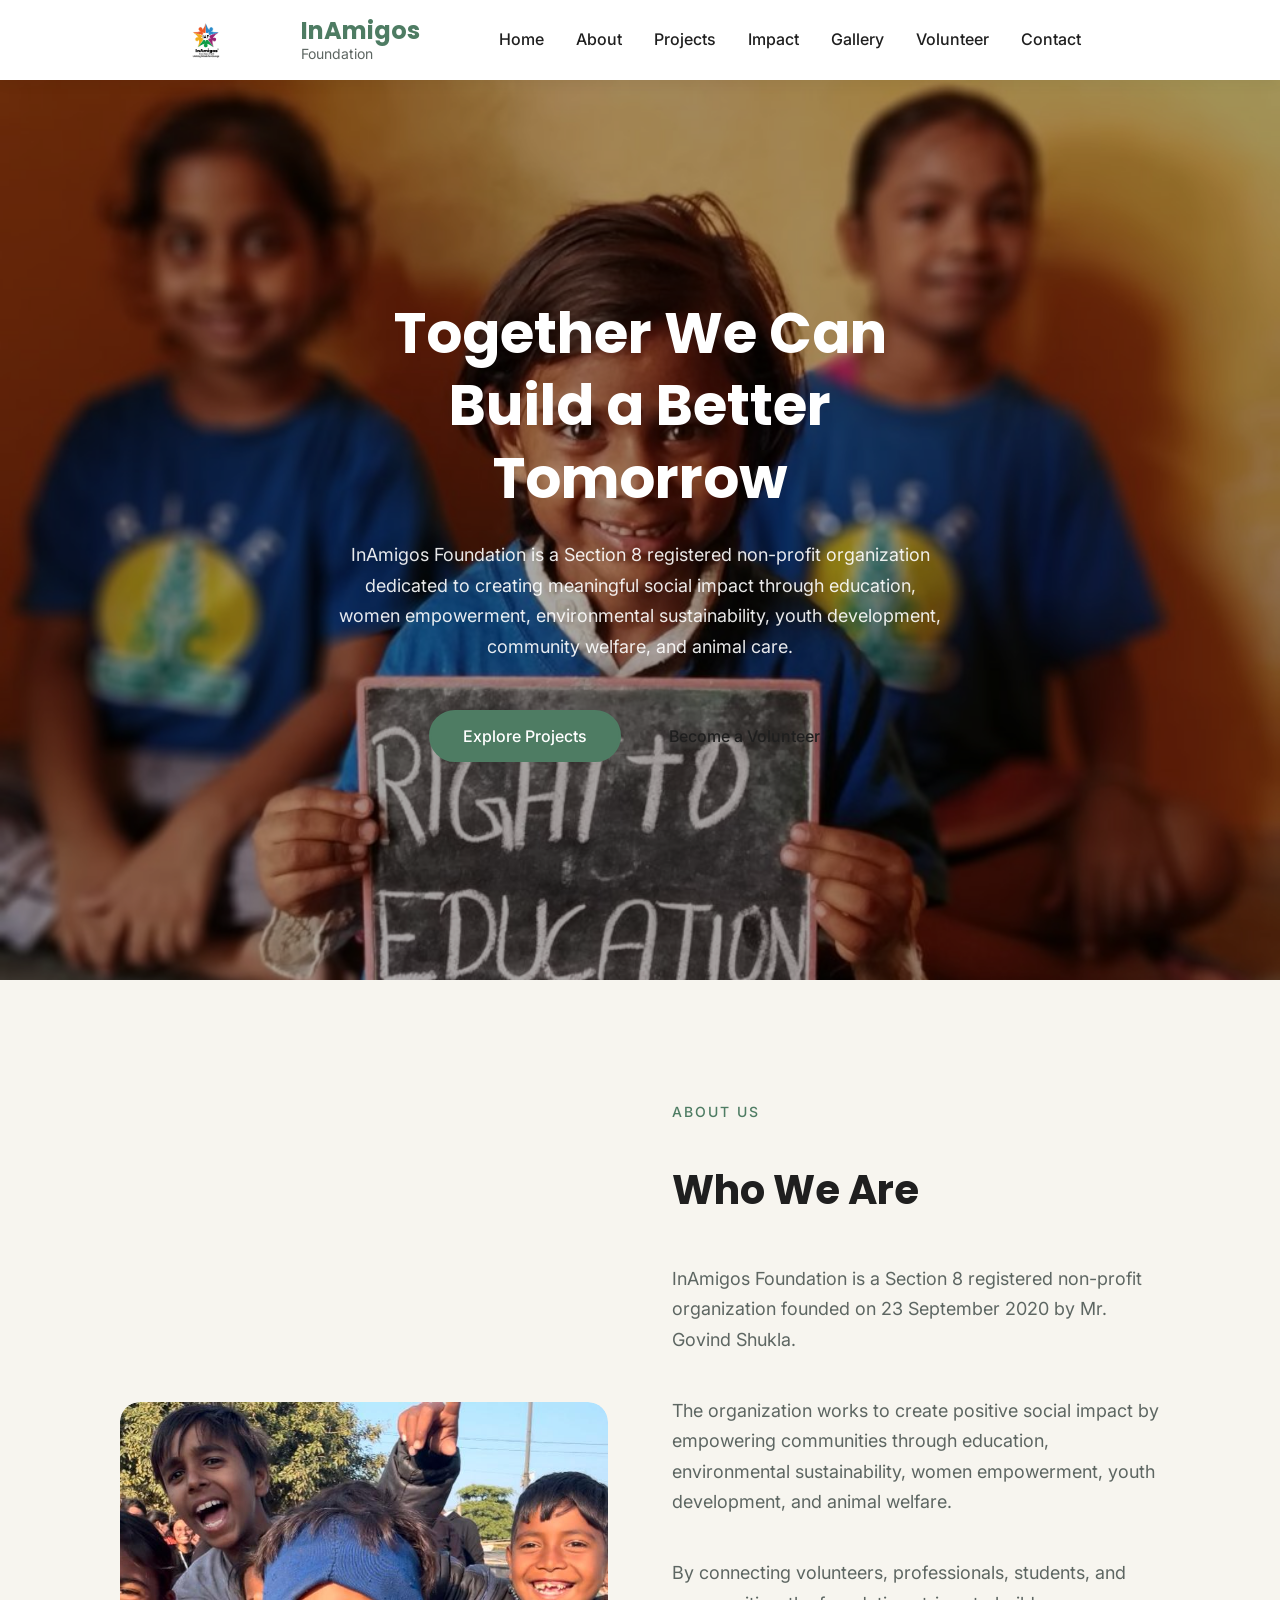
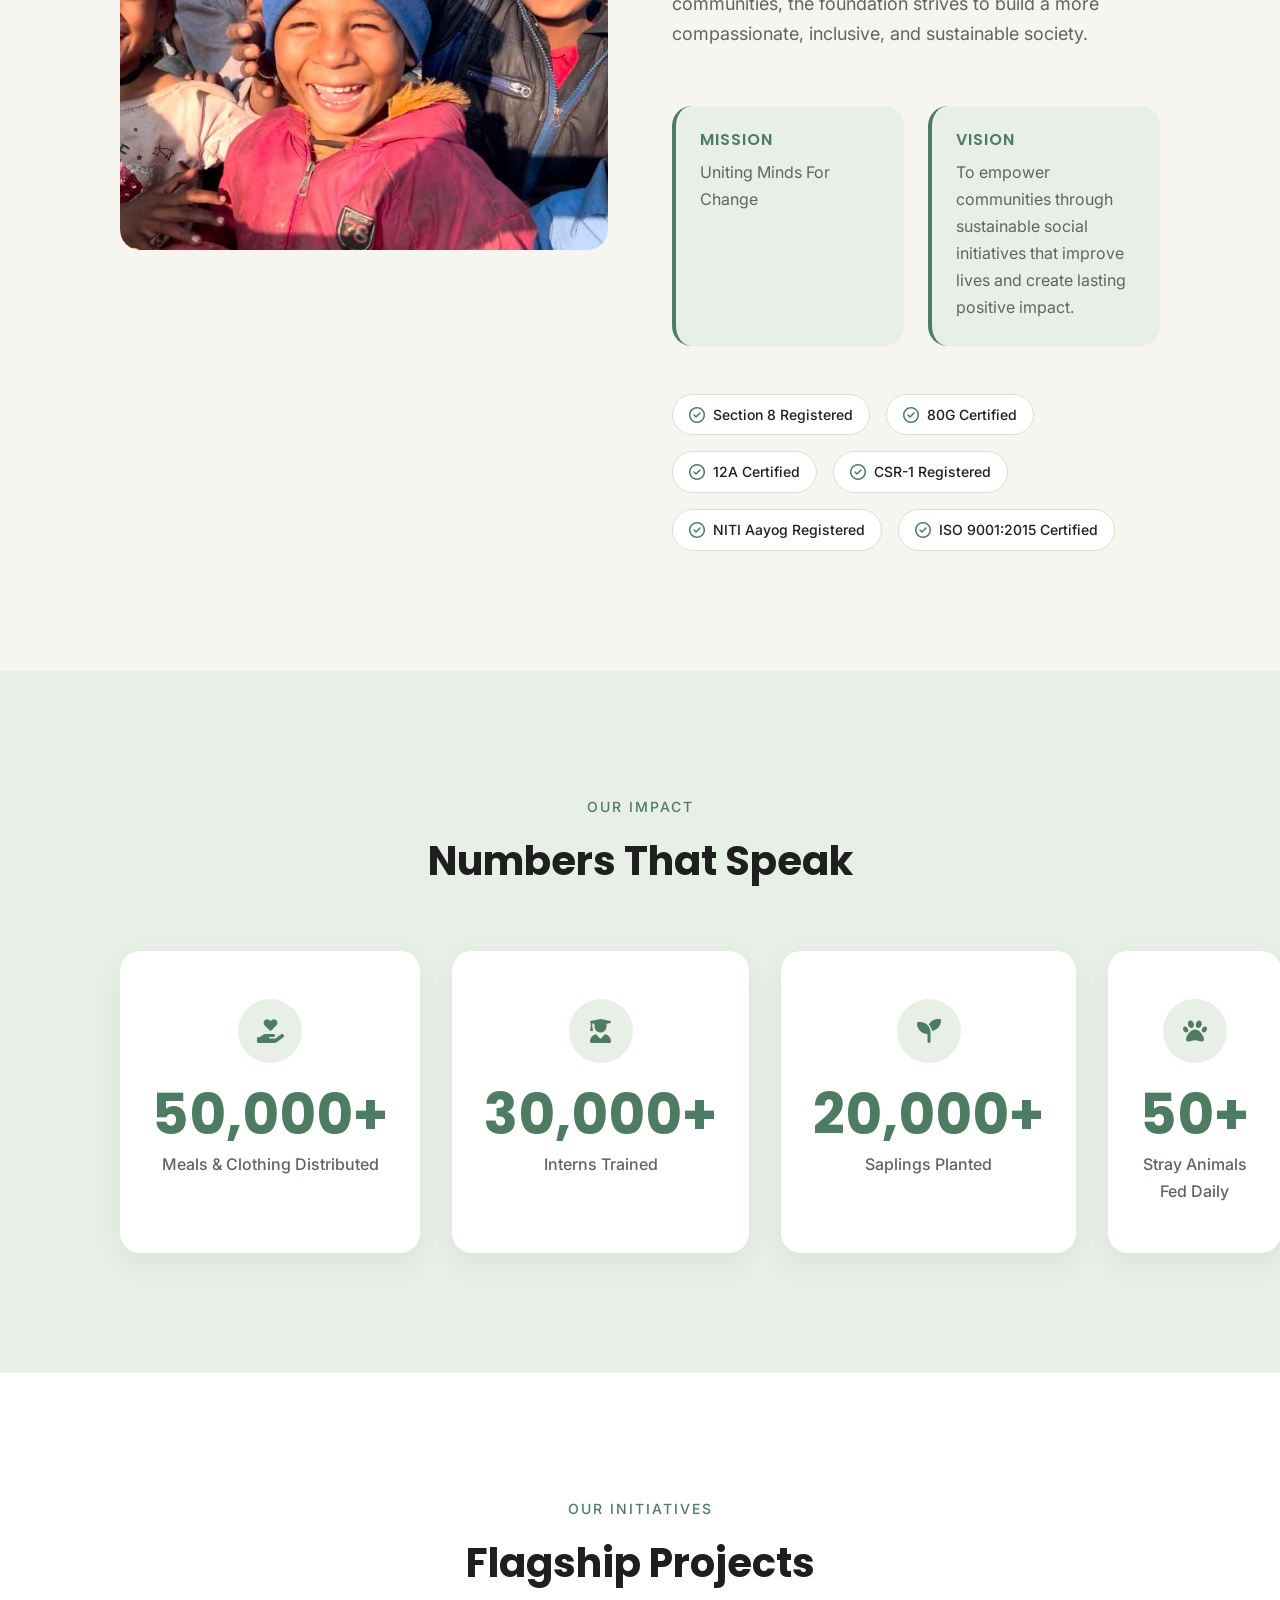
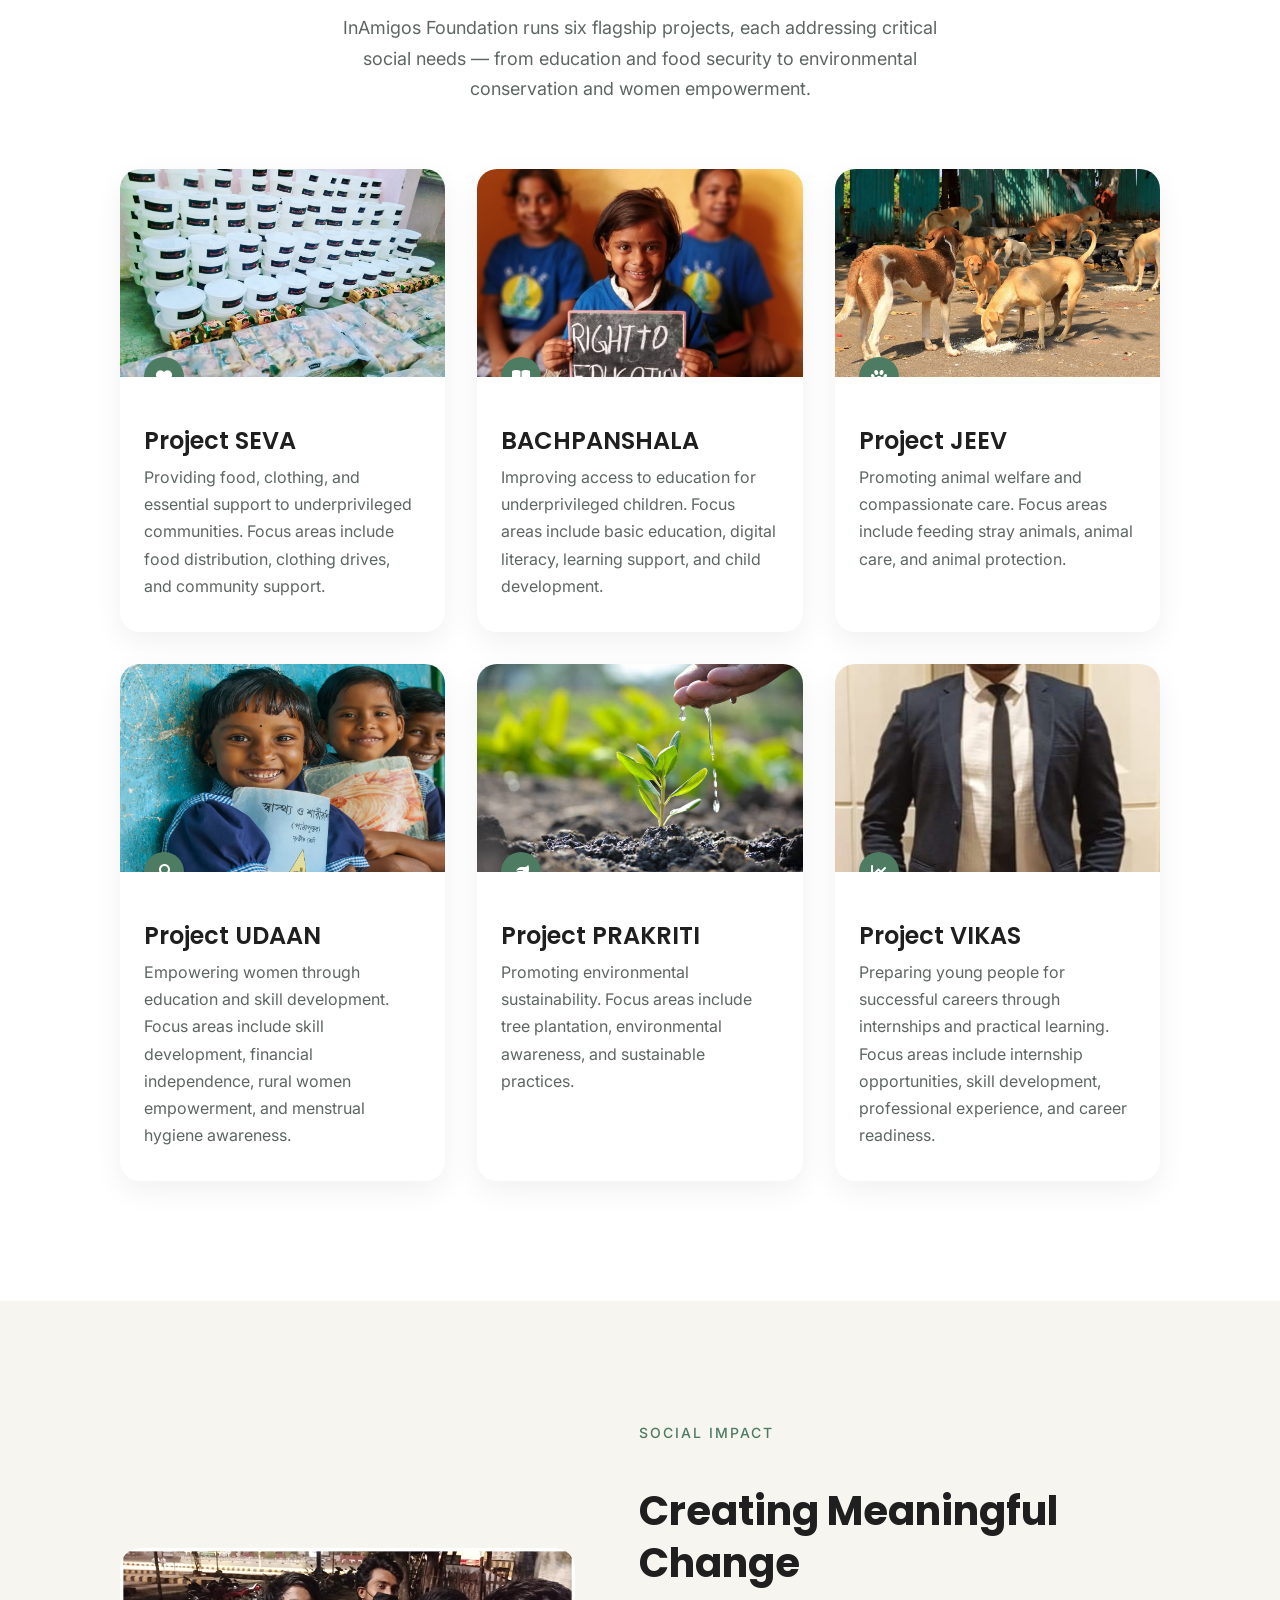
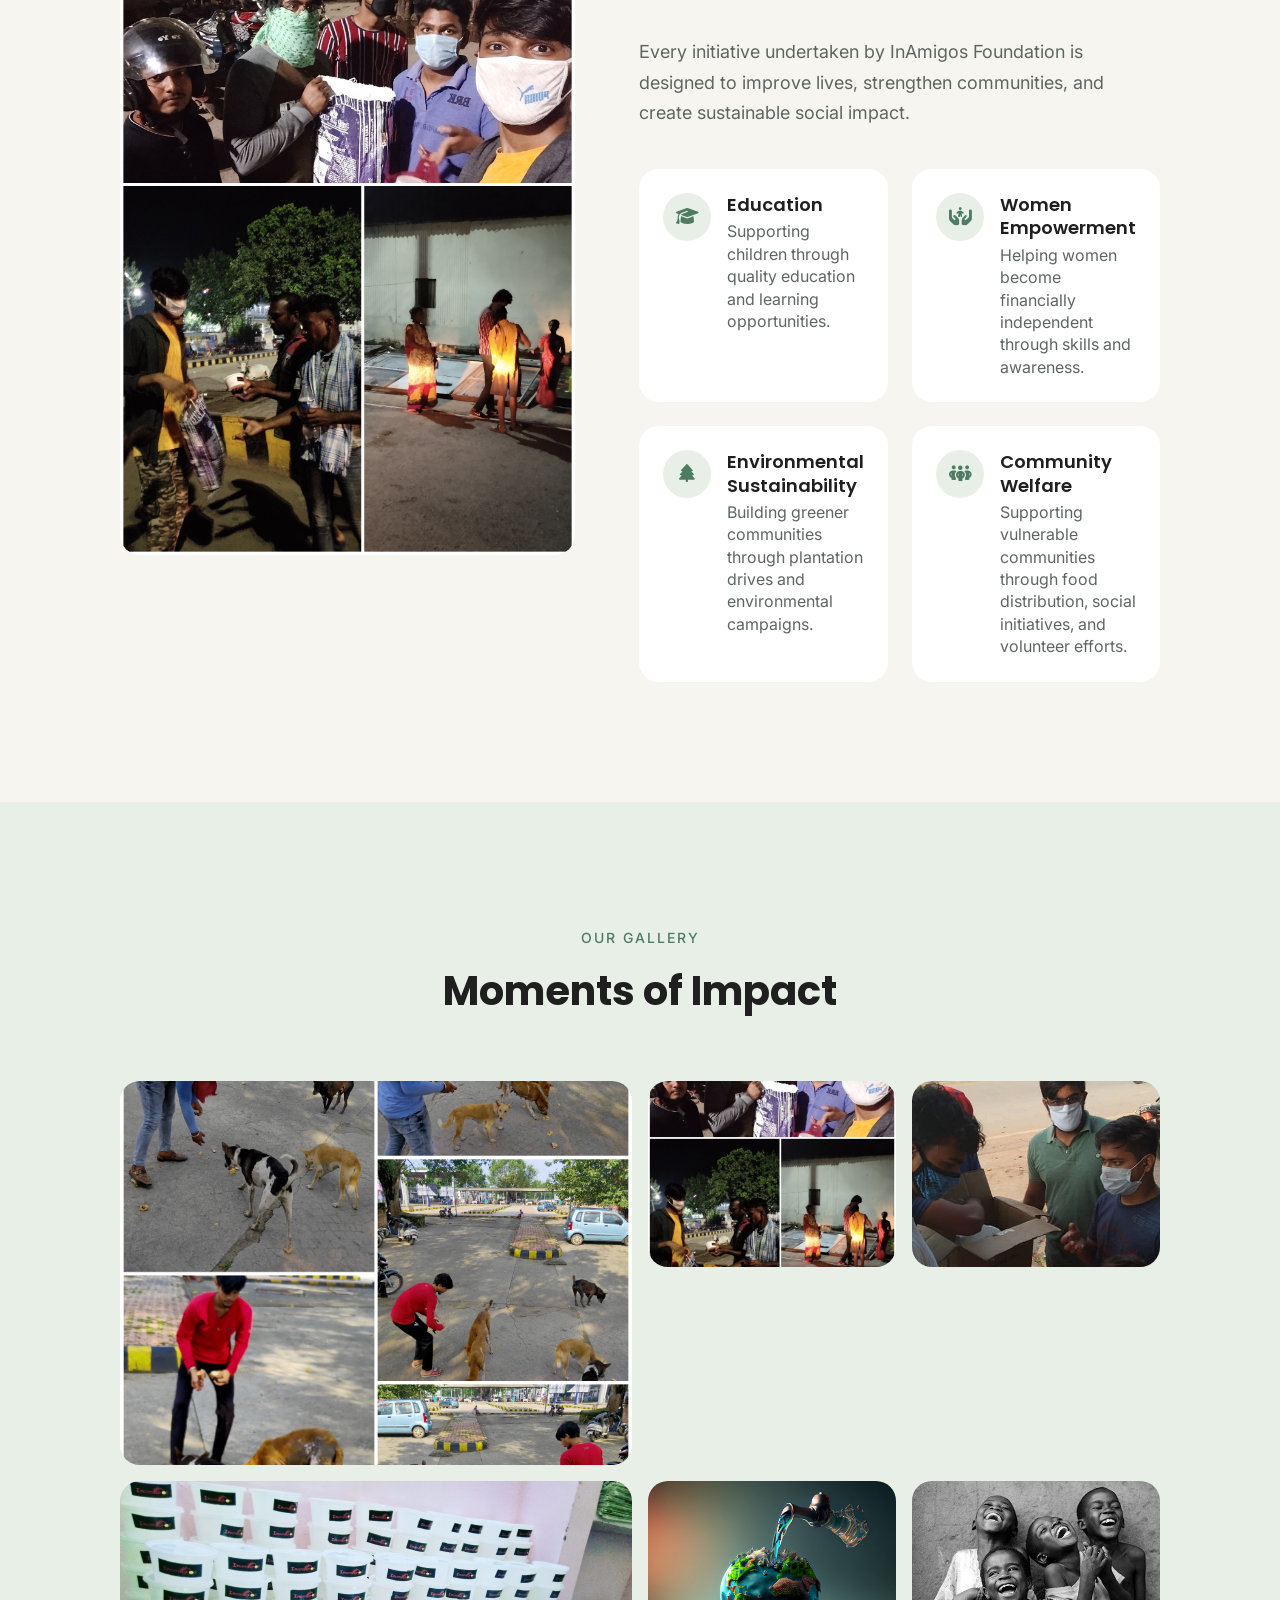
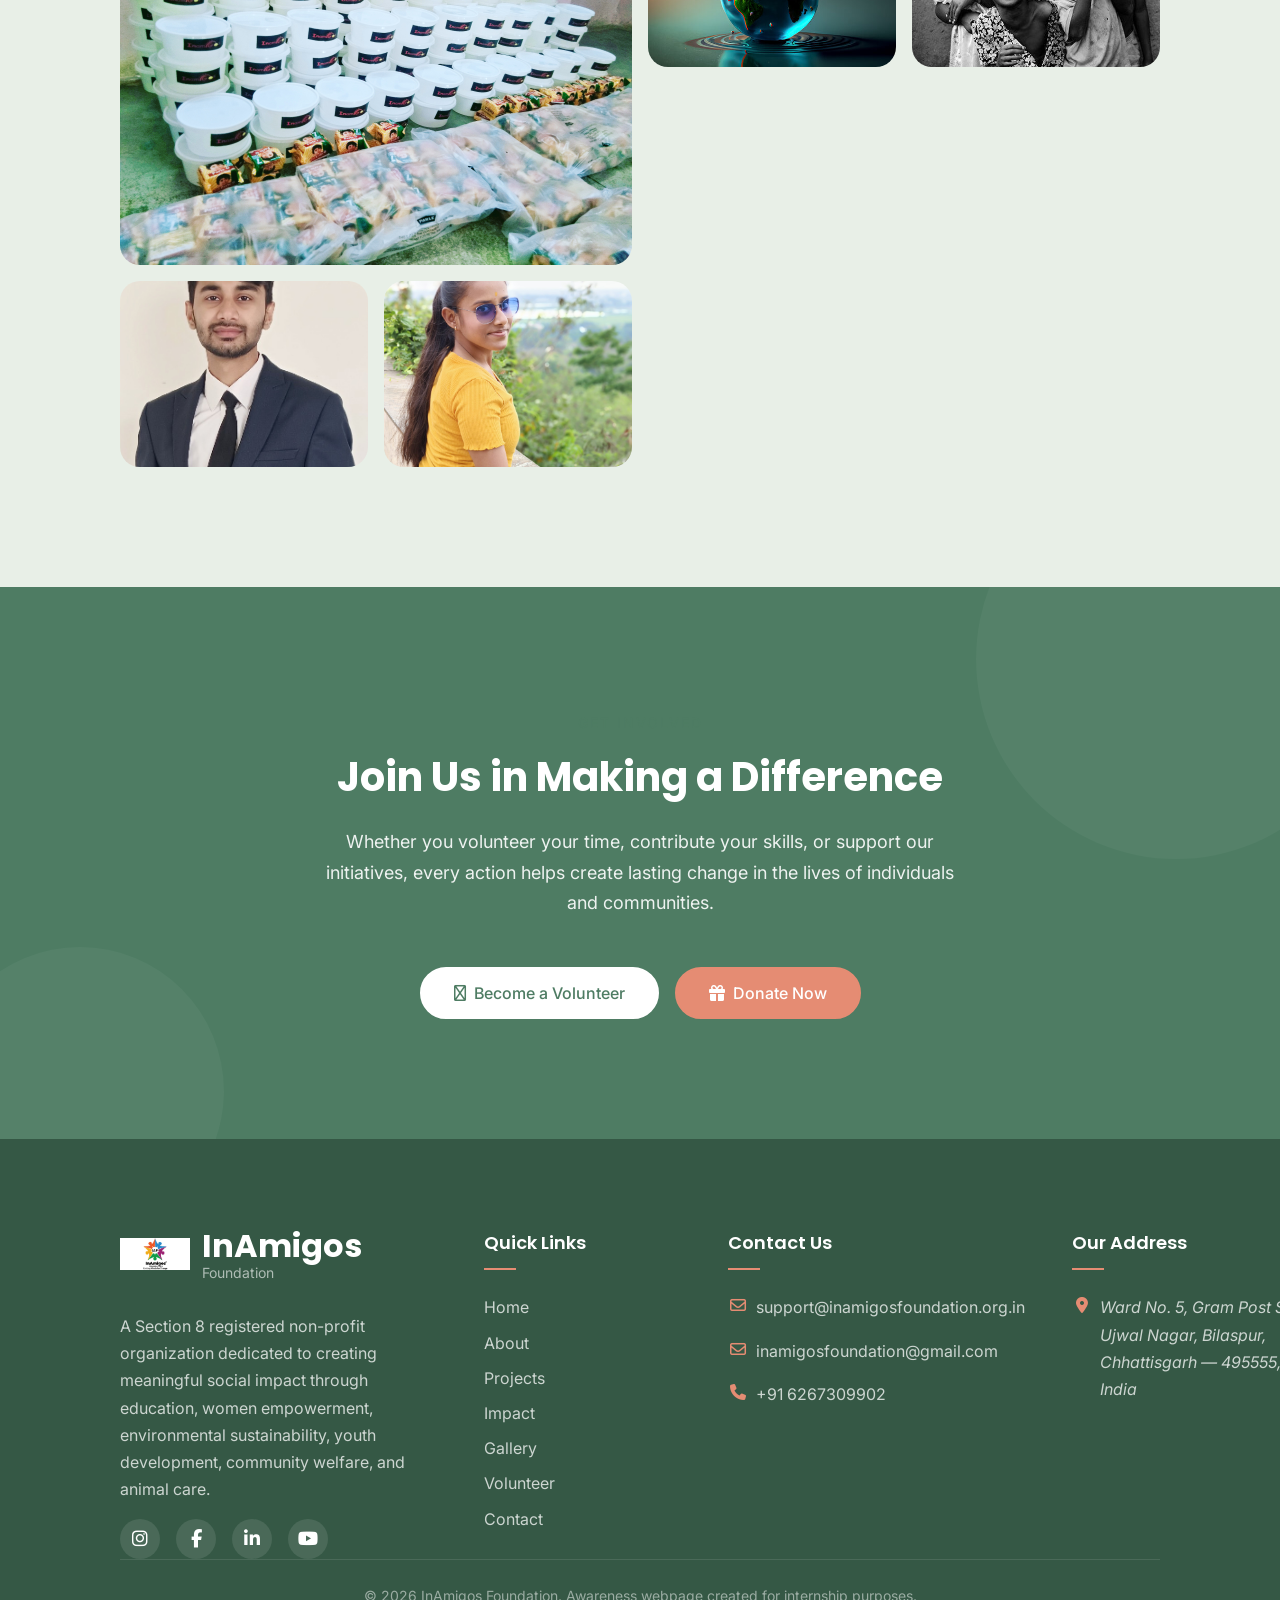
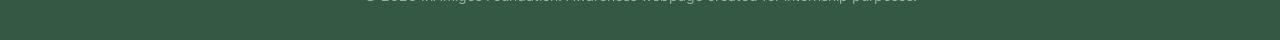
<file: index.html>
<!DOCTYPE html>
<html lang="en">
<head>
  <!-- =====================================================
       InAmigos Foundation — Awareness Website
       =====================================================
       A single-page responsive awareness website built to 
       showcase the mission, projects, and social impact of 
       the InAmigos Foundation.

       Technology: HTML5 + CSS3 only. No frameworks.
       Source of Truth: README.md, DESIGN_SYSTEM.md, CONTENT_SPEC.md
       ===================================================== -->
  <meta charset="UTF-8">
  <meta name="viewport" content="width=device-width, initial-scale=1.0">
  <meta http-equiv="X-UA-Compatible" content="IE=edge">

  <!-- SEO Meta Tags -->
  <title>InAmigos Foundation — Together We Can Build a Better Tomorrow</title>
  <meta name="description" content="InAmigos Foundation is a Section 8 registered non-profit organization dedicated to creating meaningful social impact through education, women empowerment, environmental sustainability, youth development, community welfare, and animal care.">
  <meta name="keywords" content="InAmigos Foundation, NGO, non-profit, education, women empowerment, environment, animal welfare, volunteer, India">

  <!-- Favicon — Official InAmigos icon -->
  <link rel="icon" href="images/logo.jpg" type="image/jpeg">
  <link rel="apple-touch-icon" href="images/logo.jpg">

  <!-- Google Fonts — Poppins (headings) + Inter (body) -->
  <link rel="preconnect" href="https://fonts.googleapis.com">
  <link rel="preconnect" href="https://fonts.gstatic.com" crossorigin>
  <link href="https://fonts.googleapis.com/css2?family=Inter:wght@400;500&family=Poppins:wght@600;700&display=swap" rel="stylesheet">

  <!-- Font Awesome — Outline icons -->
  <link rel="stylesheet" href="https://cdnjs.cloudflare.com/ajax/libs/font-awesome/6.5.1/css/all.min.css" integrity="sha512-DTOQO9RWCH3ppGqcWaEA1BIZOC6xxalwEsw9c2QQeAIftl+Vegovlnee1c9QX4TctnWMn13TZye+giMm8e2LwA==" crossorigin="anonymous" referrerpolicy="no-referrer">

  <!-- Main Stylesheet -->
  <link rel="stylesheet" href="css/style.css">
</head>

<body>

  <!-- =====================================================
       SKIP LINK — Accessibility: Skip to main content
       ===================================================== -->
  <a href="#main-content" class="skip-link">Skip to main content</a>


  <!-- =====================================================
       COMPONENT: Navigation
       =====================================================
       Sticky navbar. Logo left, links right.
       CSS-only hamburger menu on mobile.
       Menu items from CONTENT_SPEC: Home, About, Projects, 
       Impact, Gallery, Volunteer, Contact
       ===================================================== -->
  <header class="nav" role="banner">
    <div class="container nav__inner">

      <!-- Logo -->
      <a href="#home" class="nav__logo" aria-label="InAmigos Foundation — Go to homepage">
        <img 
          src="images/logo.jpg" 
          alt="InAmigos Foundation official logo" 
          class="nav__logo-img"
          width="48"
          height="48"
        >
        <div class="nav__logo-text">
          InAmigos
          <span>Foundation</span>
        </div>
      </a>

      <!-- Mobile hamburger toggle (CSS-only, no JavaScript) -->
      <input type="checkbox" id="nav-toggle" class="nav__toggle sr-only" aria-label="Toggle navigation menu">

      <!-- Navigation Links -->
      <nav class="nav__links" role="navigation" aria-label="Main navigation">
        <a href="#home" class="nav__link">Home</a>
        <a href="#about" class="nav__link">About</a>
        <a href="#projects" class="nav__link">Projects</a>
        <a href="#impact" class="nav__link">Impact</a>
        <a href="#gallery" class="nav__link">Gallery</a>
        <a href="#volunteer" class="nav__link">Volunteer</a>
        <a href="contact.html" class="nav__link">Contact</a>
      </nav>

      <!-- Hamburger icon label (only visible on mobile) -->
      <label for="nav-toggle" class="nav__toggle-label" aria-label="Open navigation menu">
        <span></span>
        <span></span>
        <span></span>
      </label>

      <!-- Mobile overlay (closes menu when clicking outside) -->
      <label for="nav-toggle" class="nav__overlay" aria-hidden="true"></label>

    </div>
  </header>


  <!-- =====================================================
       MAIN CONTENT
       ===================================================== -->
  <main id="main-content">


    <!-- =====================================================
         COMPONENT: Hero Section
         =====================================================
         100vh height. Background image with dark overlay.
         Centered content (max 700px). Two CTA buttons.
         Content from CONTENT_SPEC.md — Hero Section.
         ===================================================== -->
    <section id="home" class="hero" aria-label="Hero banner">

      <!-- Background image — official InAmigos Foundation photo -->
      <img 
        src="images/hero-bg.jpg" 
        alt="InAmigos Foundation volunteers engaged in community service activities" 
        class="hero__bg"
      >

      <!-- Dark overlay for text readability -->
      <div class="hero__overlay" aria-hidden="true"></div>

      <!-- Hero content -->
      <div class="hero__content animate-fade-up">
        <h1 class="hero__heading">Together We Can Build a Better Tomorrow</h1>
        <p class="hero__subheading">
          InAmigos Foundation is a Section 8 registered non-profit organization dedicated to creating meaningful social impact through education, women empowerment, environmental sustainability, youth development, community welfare, and animal care.
        </p>
        <div class="btn-group btn-group--center">
          <!-- Primary CTA — scrolls to Projects section -->
          <a href="#projects" class="btn btn--primary">Explore Projects</a>
          <!-- Secondary CTA — scrolls to Volunteer section -->
          <a href="#volunteer" class="btn btn--white-outline">Become a Volunteer</a>
        </div>
      </div>
    </section>


    <!-- =====================================================
         COMPONENT: About Section
         =====================================================
         Two-column layout: Image + Content.
         Includes Mission, Vision, and Trust Badges.
         Content from CONTENT_SPEC.md — About Section.
         ===================================================== -->
    <section id="about" class="section section--ivory" aria-labelledby="about-heading">
      <div class="container">
        <div class="split">

          <!-- About Image -->
          <figure class="about__image-wrapper animate-fade-up">
            <img 
              src="images/about.jpg" 
              alt="InAmigos Foundation team members during a community welfare activity" 
              class="about__image"
              loading="lazy"
            >
          </figure>

          <!-- About Content -->
          <div class="about__content animate-fade-up animate-delay-2">

            <!-- Section Label -->
            <p class="section-label">About Us</p>

            <!-- Heading -->
            <h2 id="about-heading" class="section-heading">Who We Are</h2>

            <!-- Description — from CONTENT_SPEC -->
            <p class="about__text">
              InAmigos Foundation is a Section 8 registered non-profit organization founded on 23 September 2020 by Mr. Govind Shukla.
            </p>
            <p class="about__text">
              The organization works to create positive social impact by empowering communities through education, environmental sustainability, women empowerment, youth development, and animal welfare.
            </p>
            <p class="about__text">
              By connecting volunteers, professionals, students, and communities, the foundation strives to build a more compassionate, inclusive, and sustainable society.
            </p>

            <!-- Mission & Vision -->
            <div class="about__highlights">
              <div class="about__highlight">
                <h4>Mission</h4>
                <p>Uniting Minds For Change</p>
              </div>
              <div class="about__highlight">
                <h4>Vision</h4>
                <p>To empower communities through sustainable social initiatives that improve lives and create lasting positive impact.</p>
              </div>
            </div>

            <!-- Trust & Recognition Badges — from CONTENT_SPEC -->
            <div class="trust-badges" aria-label="Official certifications and registrations">
              <span class="trust-badge">
                <i class="fa-regular fa-circle-check" aria-hidden="true"></i> Section 8 Registered
              </span>
              <span class="trust-badge">
                <i class="fa-regular fa-circle-check" aria-hidden="true"></i> 80G Certified
              </span>
              <span class="trust-badge">
                <i class="fa-regular fa-circle-check" aria-hidden="true"></i> 12A Certified
              </span>
              <span class="trust-badge">
                <i class="fa-regular fa-circle-check" aria-hidden="true"></i> CSR-1 Registered
              </span>
              <span class="trust-badge">
                <i class="fa-regular fa-circle-check" aria-hidden="true"></i> NITI Aayog Registered
              </span>
              <span class="trust-badge">
                <i class="fa-regular fa-circle-check" aria-hidden="true"></i> ISO 9001:2015 Certified
              </span>
            </div>

          </div><!-- /about__content -->

        </div><!-- /split -->
      </div><!-- /container -->
    </section>


    <!-- =====================================================
         COMPONENT: Impact Statistics Section
         =====================================================
         Four equal-width stat cards with icons, large numbers,
         and short labels. Hover animation.
         Statistics from CONTENT_SPEC.md — Impact Statistics.
         ===================================================== -->
    <section id="impact" class="section section--sage" aria-labelledby="stats-heading">
      <div class="container">

        <!-- Section Header -->
        <div class="section-header animate-fade-up">
          <p class="section-label">Our Impact</p>
          <h2 id="stats-heading" class="section-heading">Numbers That Speak</h2>
        </div>

        <!-- Statistics Grid — 4 columns -->
        <div class="grid-4">

          <!-- Stat 1: Meals & Clothing -->
          <article class="stat-card animate-fade-up animate-delay-1" aria-label="50,000+ Meals and Clothing Distributed">
            <div class="stat-card__icon">
              <i class="fa-solid fa-hand-holding-heart" aria-hidden="true"></i>
            </div>
            <p class="stat-card__number">50,000+</p>
            <p class="stat-card__label">Meals &amp; Clothing Distributed</p>
          </article>

          <!-- Stat 2: Interns Trained -->
          <article class="stat-card animate-fade-up animate-delay-2" aria-label="30,000+ Interns Trained">
            <div class="stat-card__icon">
              <i class="fa-solid fa-user-graduate" aria-hidden="true"></i>
            </div>
            <p class="stat-card__number">30,000+</p>
            <p class="stat-card__label">Interns Trained</p>
          </article>

          <!-- Stat 3: Saplings Planted -->
          <article class="stat-card animate-fade-up animate-delay-3" aria-label="20,000+ Saplings Planted">
            <div class="stat-card__icon">
              <i class="fa-solid fa-seedling" aria-hidden="true"></i>
            </div>
            <p class="stat-card__number">20,000+</p>
            <p class="stat-card__label">Saplings Planted</p>
          </article>

          <!-- Stat 4: Stray Animals Fed -->
          <article class="stat-card animate-fade-up animate-delay-4" aria-label="50+ Stray Animals Fed Daily">
            <div class="stat-card__icon">
              <i class="fa-solid fa-paw" aria-hidden="true"></i>
            </div>
            <p class="stat-card__number">50+</p>
            <p class="stat-card__label">Stray Animals Fed Daily</p>
          </article>

        </div><!-- /grid-4 -->

      </div><!-- /container -->
    </section>


    <!-- =====================================================
         COMPONENT: Projects Section
         =====================================================
         Six flagship project cards. 3-col desktop, 2-col tablet,
         1-col mobile. Each card: image, icon, title, description.
         Projects from CONTENT_SPEC.md — Projects Section.
         ===================================================== -->
    <section id="projects" class="section section--white" aria-labelledby="projects-heading">
      <div class="container">

        <!-- Section Header -->
        <div class="section-header animate-fade-up">
          <p class="section-label">Our Initiatives</p>
          <h2 id="projects-heading" class="section-heading">Flagship Projects</h2>
          <p class="section-intro">
            InAmigos Foundation runs six flagship projects, each addressing critical social needs — from education and food security to environmental conservation and women empowerment.
          </p>
        </div>

        <!-- Projects Grid — 3 columns -->
        <div class="projects-grid">

          <!-- Project 1: SEVA -->
          <article class="project-card animate-fade-up animate-delay-1">
            <div class="project-card__image-wrapper">
              <img 
                src="images/project-seva.jpg" 
                alt="InAmigos Foundation volunteers distributing food and clothing during Project SEVA" 
                class="project-card__image"
                loading="lazy"
              >
              <div class="project-card__badge" aria-hidden="true">
                <i class="fa-solid fa-heart"></i>
              </div>
            </div>
            <div class="project-card__body">
              <h3 class="project-card__title">Project SEVA</h3>
              <p class="project-card__desc">
                Providing food, clothing, and essential support to underprivileged communities. Focus areas include food distribution, clothing drives, and community support.
              </p>
            </div>
          </article>

          <!-- Project 2: BACHPANSHALA -->
          <article class="project-card animate-fade-up animate-delay-2">
            <div class="project-card__image-wrapper">
              <img 
                src="images/project-bachpanshala.jpg" 
                alt="Children learning at an InAmigos Foundation Bachpanshala education program" 
                class="project-card__image"
                loading="lazy"
              >
              <div class="project-card__badge" aria-hidden="true">
                <i class="fa-solid fa-book-open"></i>
              </div>
            </div>
            <div class="project-card__body">
              <h3 class="project-card__title">BACHPANSHALA</h3>
              <p class="project-card__desc">
                Improving access to education for underprivileged children. Focus areas include basic education, digital literacy, learning support, and child development.
              </p>
            </div>
          </article>

          <!-- Project 3: JEEV -->
          <article class="project-card animate-fade-up animate-delay-3">
            <div class="project-card__image-wrapper">
              <img 
                src="images/project-jeev.jpg" 
                alt="InAmigos Foundation volunteers caring for and feeding stray animals under Project JEEV" 
                class="project-card__image"
                loading="lazy"
              >
              <div class="project-card__badge" aria-hidden="true">
                <i class="fa-solid fa-paw"></i>
              </div>
            </div>
            <div class="project-card__body">
              <h3 class="project-card__title">Project JEEV</h3>
              <p class="project-card__desc">
                Promoting animal welfare and compassionate care. Focus areas include feeding stray animals, animal care, and animal protection.
              </p>
            </div>
          </article>

          <!-- Project 4: UDAAN -->
          <article class="project-card animate-fade-up animate-delay-4">
            <div class="project-card__image-wrapper">
              <img 
                src="images/project-udaan.jpg" 
                alt="Women participating in a skill development workshop under InAmigos Foundation Project UDAAN" 
                class="project-card__image"
                loading="lazy"
              >
              <div class="project-card__badge" aria-hidden="true">
                <i class="fa-solid fa-venus"></i>
              </div>
            </div>
            <div class="project-card__body">
              <h3 class="project-card__title">Project UDAAN</h3>
              <p class="project-card__desc">
                Empowering women through education and skill development. Focus areas include skill development, financial independence, rural women empowerment, and menstrual hygiene awareness.
              </p>
            </div>
          </article>

          <!-- Project 5: PRAKRITI -->
          <article class="project-card animate-fade-up animate-delay-5">
            <div class="project-card__image-wrapper">
              <img 
                src="images/project-prakriti.jpg" 
                alt="InAmigos Foundation volunteers planting saplings during a Project PRAKRITI plantation drive" 
                class="project-card__image"
                loading="lazy"
              >
              <div class="project-card__badge" aria-hidden="true">
                <i class="fa-solid fa-leaf"></i>
              </div>
            </div>
            <div class="project-card__body">
              <h3 class="project-card__title">Project PRAKRITI</h3>
              <p class="project-card__desc">
                Promoting environmental sustainability. Focus areas include tree plantation, environmental awareness, and sustainable practices.
              </p>
            </div>
          </article>

          <!-- Project 6: VIKAS -->
          <article class="project-card animate-fade-up animate-delay-6">
            <div class="project-card__image-wrapper">
              <img 
                src="images/project-vikas.jpg" 
                alt="Young interns gaining professional skills through InAmigos Foundation Project VIKAS internship program" 
                class="project-card__image"
                loading="lazy"
              >
              <div class="project-card__badge" aria-hidden="true">
                <i class="fa-solid fa-chart-line"></i>
              </div>
            </div>
            <div class="project-card__body">
              <h3 class="project-card__title">Project VIKAS</h3>
              <p class="project-card__desc">
                Preparing young people for successful careers through internships and practical learning. Focus areas include internship opportunities, skill development, professional experience, and career readiness.
              </p>
            </div>
          </article>

        </div><!-- /projects-grid -->

      </div><!-- /container -->
    </section>


    <!-- =====================================================
         COMPONENT: Social Impact Section
         =====================================================
         Split layout: Image + Text with 4 feature blocks.
         Consistent icon style across all features.
         Content from CONTENT_SPEC.md — Social Impact Section.
         ===================================================== -->
    <section id="social-impact" class="section section--ivory" aria-labelledby="social-impact-heading">
      <div class="container">
        <div class="split">

          <!-- Social Impact Image -->
          <figure class="impact__image-wrapper animate-fade-up">
            <img 
              src="images/social-impact.jpg" 
              alt="InAmigos Foundation community outreach program creating meaningful social impact" 
              class="impact__image"
              loading="lazy"
            >
          </figure>

          <!-- Social Impact Content -->
          <div class="impact__content animate-fade-up animate-delay-2">

            <!-- Section Label -->
            <p class="section-label">Social Impact</p>

            <!-- Heading -->
            <h2 id="social-impact-heading" class="section-heading">Creating Meaningful Change</h2>

            <!-- Introduction text — from CONTENT_SPEC -->
            <p class="about__text">
              Every initiative undertaken by InAmigos Foundation is designed to improve lives, strengthen communities, and create sustainable social impact.
            </p>

            <!-- Four Focus Areas — from CONTENT_SPEC -->
            <div class="grid-2">

              <!-- Focus Area 1: Education -->
              <div class="impact-feature">
                <div class="impact-feature__icon">
                  <i class="fa-solid fa-graduation-cap" aria-hidden="true"></i>
                </div>
                <div>
                  <h3 class="impact-feature__title">Education</h3>
                  <p class="impact-feature__text">Supporting children through quality education and learning opportunities.</p>
                </div>
              </div>

              <!-- Focus Area 2: Women Empowerment -->
              <div class="impact-feature">
                <div class="impact-feature__icon">
                  <i class="fa-solid fa-hands-holding-child" aria-hidden="true"></i>
                </div>
                <div>
                  <h3 class="impact-feature__title">Women Empowerment</h3>
                  <p class="impact-feature__text">Helping women become financially independent through skills and awareness.</p>
                </div>
              </div>

              <!-- Focus Area 3: Environmental Sustainability -->
              <div class="impact-feature">
                <div class="impact-feature__icon">
                  <i class="fa-solid fa-tree" aria-hidden="true"></i>
                </div>
                <div>
                  <h3 class="impact-feature__title">Environmental Sustainability</h3>
                  <p class="impact-feature__text">Building greener communities through plantation drives and environmental campaigns.</p>
                </div>
              </div>

              <!-- Focus Area 4: Community Welfare -->
              <div class="impact-feature">
                <div class="impact-feature__icon">
                  <i class="fa-solid fa-people-group" aria-hidden="true"></i>
                </div>
                <div>
                  <h3 class="impact-feature__title">Community Welfare</h3>
                  <p class="impact-feature__text">Supporting vulnerable communities through food distribution, social initiatives, and volunteer efforts.</p>
                </div>
              </div>

            </div><!-- /grid-2 -->

          </div><!-- /impact__content -->

        </div><!-- /split -->
      </div><!-- /container -->
    </section>


    <!-- =====================================================
         COMPONENT: Gallery Section
         =====================================================
         Responsive grid of official photographs.
         6–12 images from official InAmigos Foundation sources.
         Hover zoom effect. Rounded corners. Equal spacing.
         Categories: Food distribution, plantation drives,
         education, internship, animal welfare, volunteer.
         ===================================================== -->
    <section id="gallery" class="section section--sage" aria-labelledby="gallery-heading">
      <div class="container">

        <!-- Section Header -->
        <div class="section-header animate-fade-up">
          <p class="section-label">Our Gallery</p>
          <h2 id="gallery-heading" class="section-heading">Moments of Impact</h2>
        </div>

        <!-- Gallery Grid -->
        <div class="gallery-grid">

          <!-- Gallery Image 1 — wide span for visual variety -->
          <figure class="gallery-item gallery-item--wide animate-fade-up">
            <img 
              src="images/gallery-1.jpg" 
              alt="InAmigos Foundation volunteers during a community service event" 
              loading="lazy"
            >
          </figure>

          <!-- Gallery Image 2 -->
          <figure class="gallery-item animate-fade-up animate-delay-1">
            <img 
              src="images/gallery-2.jpg" 
              alt="InAmigos Foundation team conducting an educational program for children" 
              loading="lazy"
            >
          </figure>

          <!-- Gallery Image 3 -->
          <figure class="gallery-item animate-fade-up animate-delay-2">
            <img 
              src="images/gallery-3.jpg" 
              alt="Volunteers distributing food and essentials to underprivileged communities" 
              loading="lazy"
            >
          </figure>

          <!-- Gallery Image 4 — wide span -->
          <figure class="gallery-item gallery-item--wide animate-fade-up animate-delay-3">
            <img 
              src="images/gallery-4.jpg" 
              alt="InAmigos Foundation plantation drive promoting environmental sustainability" 
              loading="lazy"
            >
          </figure>

          <!-- Gallery Image 5 -->
          <figure class="gallery-item animate-fade-up animate-delay-4">
            <img 
              src="images/gallery-5.jpg" 
              alt="InAmigos Foundation World Water Day awareness campaign" 
              loading="lazy"
            >
          </figure>

          <!-- Gallery Image 6 -->
          <figure class="gallery-item animate-fade-up animate-delay-5">
            <img 
              src="images/gallery-6.jpg" 
              alt="InAmigos Foundation International Day of Happiness celebration event" 
              loading="lazy"
            >
          </figure>

          <!-- Gallery Image 7 -->
          <figure class="gallery-item animate-fade-up animate-delay-5">
            <img 
              src="images/gallery-7.jpg" 
              alt="InAmigos Foundation volunteer engaged in community support work" 
              loading="lazy"
            >
          </figure>

          <!-- Gallery Image 8 -->
          <figure class="gallery-item animate-fade-up animate-delay-6">
            <img 
              src="images/gallery-8.jpg" 
              alt="InAmigos Foundation volunteer participating in a social welfare program" 
              loading="lazy"
            >
          </figure>

        </div><!-- /gallery-grid -->

      </div><!-- /container -->
    </section>


    <!-- =====================================================
         COMPONENT: Volunteer CTA Section
         =====================================================
         Full-width green background. Centered white text.
         Two buttons: Become a Volunteer + Donate Now.
         Organic abstract shape decorations at low opacity.
         Content from CONTENT_SPEC.md — Volunteer Section.
         ===================================================== -->
    <section id="volunteer" class="section section--green cta" aria-labelledby="cta-heading">
      <div class="container">
        <div class="cta__content animate-fade-up">

          <!-- Section Label -->
          <p class="section-label section-label--inverse">Get Involved</p>

          <!-- Heading -->
          <h2 id="cta-heading" class="cta__heading">Join Us in Making a Difference</h2>

          <!-- Description — from CONTENT_SPEC -->
          <p class="cta__text">
            Whether you volunteer your time, contribute your skills, or support our initiatives, every action helps create lasting change in the lives of individuals and communities.
          </p>

          <!-- CTA Buttons -->
          <div class="btn-group btn-group--center">
            <!-- TODO: Link to official InAmigos volunteer form once available -->
            <a href="https://forms.gle/AB4c1hLaDDmtrKGU7" class="btn btn--white" target="_blank" rel="noopener noreferrer">
              <i class="fa-regular fa-hand-holding-heart" aria-hidden="true"></i>
              Become a Volunteer
            </a>
            <!-- TODO: Link to official InAmigos donation page once available -->
            <a href="https://rzp.io/l/kWQ87HP" class="btn btn--accent" target="_blank" rel="noopener noreferrer">
              <i class="fa-solid fa-gift" aria-hidden="true"></i>
              Donate Now
            </a>
          </div>

        </div><!-- /cta__content -->
      </div><!-- /container -->
    </section>


  </main><!-- /main-content -->


  <!-- =====================================================
       COMPONENT: Footer
       =====================================================
       Dark green background. White text.
       Four columns: Logo + About, Quick Links, Contact, Social.
       Copyright line at bottom.
       Content from CONTENT_SPEC.md — Footer & Contact.
       ===================================================== -->
  <footer id="contact" class="footer" role="contentinfo">
    <div class="container">

      <!-- Footer Grid — 4 columns -->
      <div class="footer__grid">

        <!-- Column 1: Logo & Organization Info -->
        <div>
          <div class="footer__logo">
            <img 
              src="images/logo-footer.jpg" 
              alt="InAmigos Foundation logo" 
              class="footer__logo-img"
              width="48"
              height="48"
            >
            <div class="footer__logo-name">
              InAmigos
              <span>Foundation</span>
            </div>
          </div>
          <p class="footer__text">
            A Section 8 registered non-profit organization dedicated to creating meaningful social impact through education, women empowerment, environmental sustainability, youth development, community welfare, and animal care.
          </p>

          <!-- Social Media Icons -->
          <div class="social-icons" aria-label="Follow us on social media">
            <!-- Instagram — official account -->
            <a href="https://www.instagram.com/inamigos/" class="social-icon" target="_blank" rel="noopener noreferrer" aria-label="Follow InAmigos Foundation on Instagram">
              <i class="fa-brands fa-instagram" aria-hidden="true"></i>
            </a>
            <!-- Facebook — official account -->
            <a href="https://www.facebook.com/inamigos.inamigos" class="social-icon" target="_blank" rel="noopener noreferrer" aria-label="Follow InAmigos Foundation on Facebook">
              <i class="fa-brands fa-facebook-f" aria-hidden="true"></i>
            </a>
            <!-- LinkedIn — TODO: Verify official LinkedIn URL from InAmigos Foundation -->
            <a href="#" class="social-icon" target="_blank" rel="noopener noreferrer" aria-label="Follow InAmigos Foundation on LinkedIn">
              <i class="fa-brands fa-linkedin-in" aria-hidden="true"></i>
            </a>
            <!-- YouTube — TODO: Verify official YouTube URL from InAmigos Foundation -->
            <a href="#" class="social-icon" target="_blank" rel="noopener noreferrer" aria-label="Follow InAmigos Foundation on YouTube">
              <i class="fa-brands fa-youtube" aria-hidden="true"></i>
            </a>
          </div>
        </div>

        <!-- Column 2: Quick Navigation Links -->
        <nav aria-label="Footer navigation">
          <h3 class="footer__heading">Quick Links</h3>
          <div class="footer__links">
            <a href="#home" class="footer__link">Home</a>
            <a href="#about" class="footer__link">About</a>
            <a href="#projects" class="footer__link">Projects</a>
            <a href="#impact" class="footer__link">Impact</a>
            <a href="#gallery" class="footer__link">Gallery</a>
            <a href="#volunteer" class="footer__link">Volunteer</a>
            <a href="contact.html" class="footer__link">Contact</a>
          </div>
        </nav>

        <!-- Column 3: Contact Information — from CONTENT_SPEC -->
        <div>
          <h3 class="footer__heading">Contact Us</h3>
          <div class="footer__contact-item">
            <i class="fa-regular fa-envelope" aria-hidden="true"></i>
            <a href="mailto:support@inamigosfoundation.org.in">support@inamigosfoundation.org.in</a>
          </div>
          <div class="footer__contact-item">
            <i class="fa-regular fa-envelope" aria-hidden="true"></i>
            <a href="mailto:inamigosfoundation@gmail.com">inamigosfoundation@gmail.com</a>
          </div>
          <div class="footer__contact-item">
            <i class="fa-solid fa-phone" aria-hidden="true"></i>
            <a href="tel:+916267309902">+91 6267309902</a>
          </div>
        </div>

        <!-- Column 4: Address — from CONTENT_SPEC -->
        <div>
          <h3 class="footer__heading">Our Address</h3>
          <address class="footer__contact-item address-normal">
            <i class="fa-solid fa-location-dot" aria-hidden="true"></i>
            <span>
              Ward No. 5, Gram Post Sipat,<br>
              Ujwal Nagar, Bilaspur,<br>
              Chhattisgarh — 495555,<br>
              India
            </span>
          </address>
        </div>

      </div><!-- /footer__grid -->

      <!-- Copyright — from CONTENT_SPEC -->
      <div class="footer__bottom">
        <p class="footer__copyright">
          &copy; 2026 InAmigos Foundation. Awareness webpage created for internship purposes.
        </p>
      </div>

    </div><!-- /container -->
  </footer>

</body>
</html>
</file>
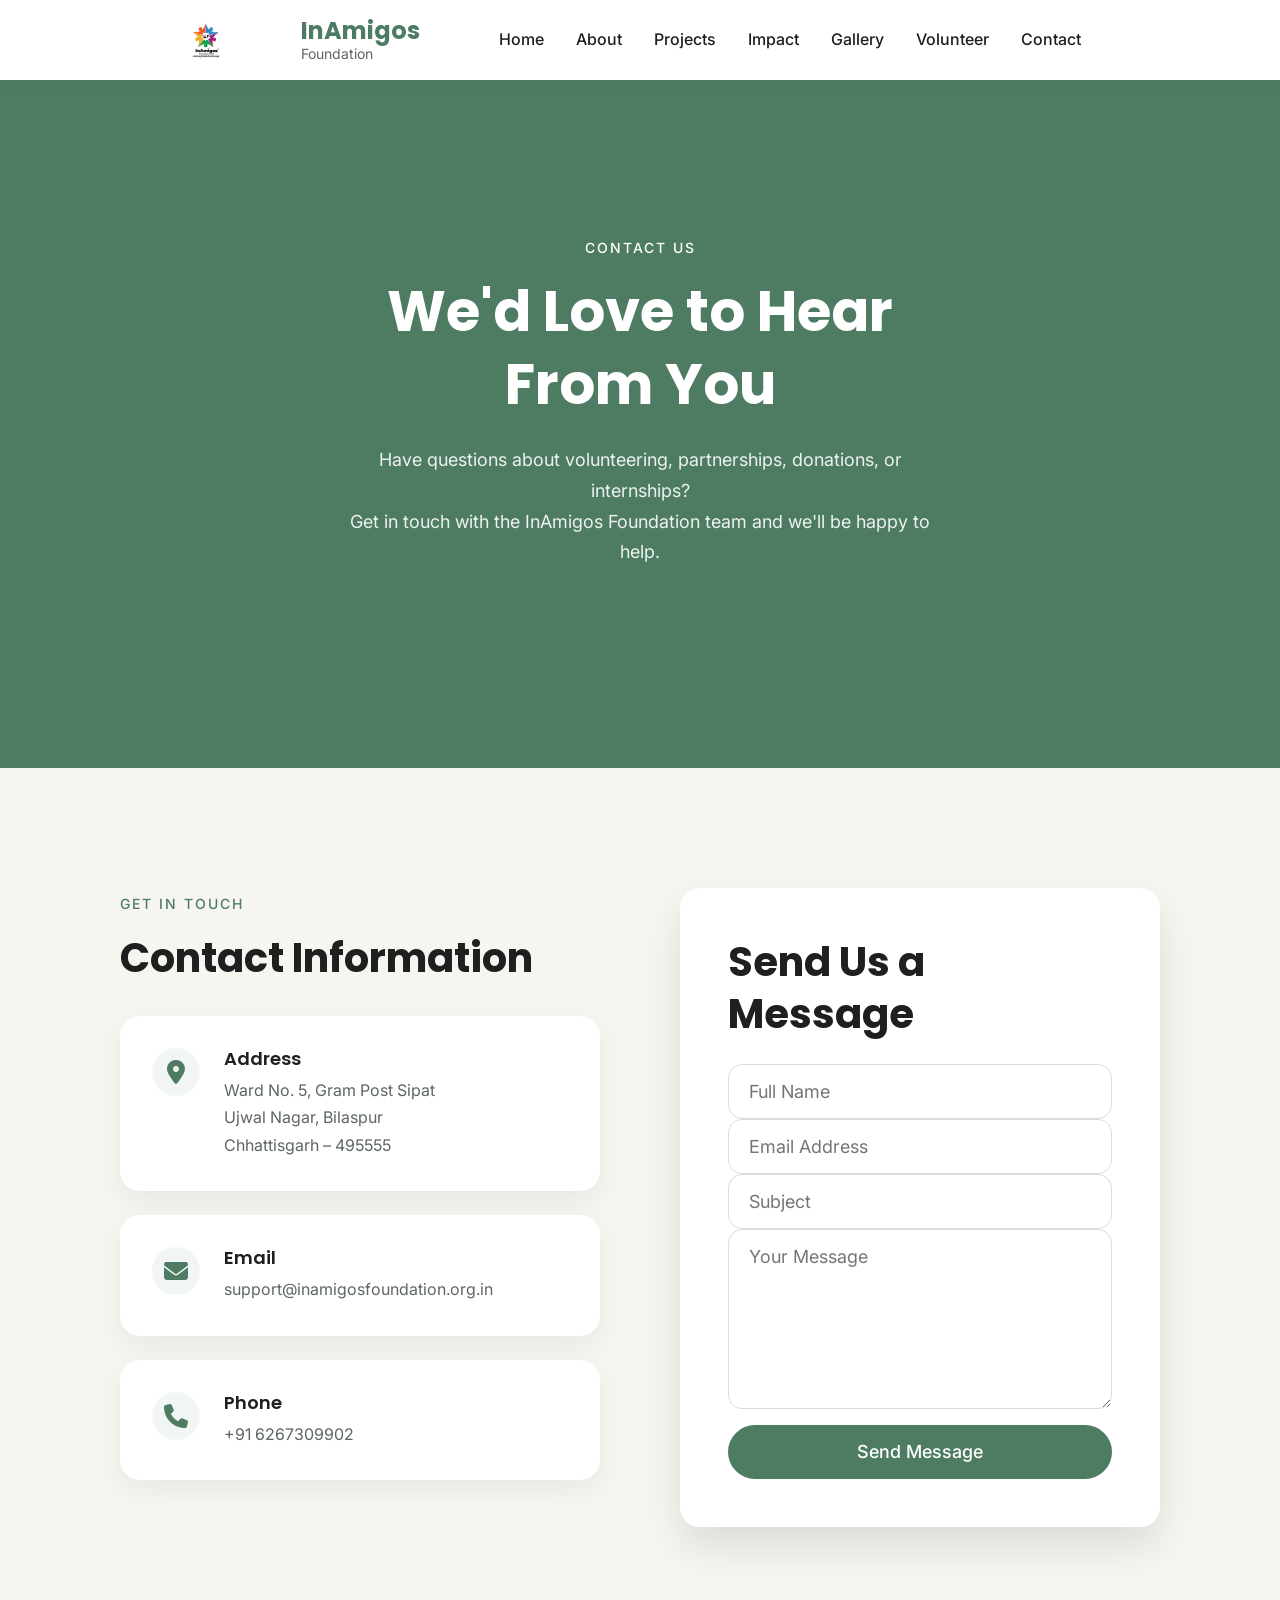
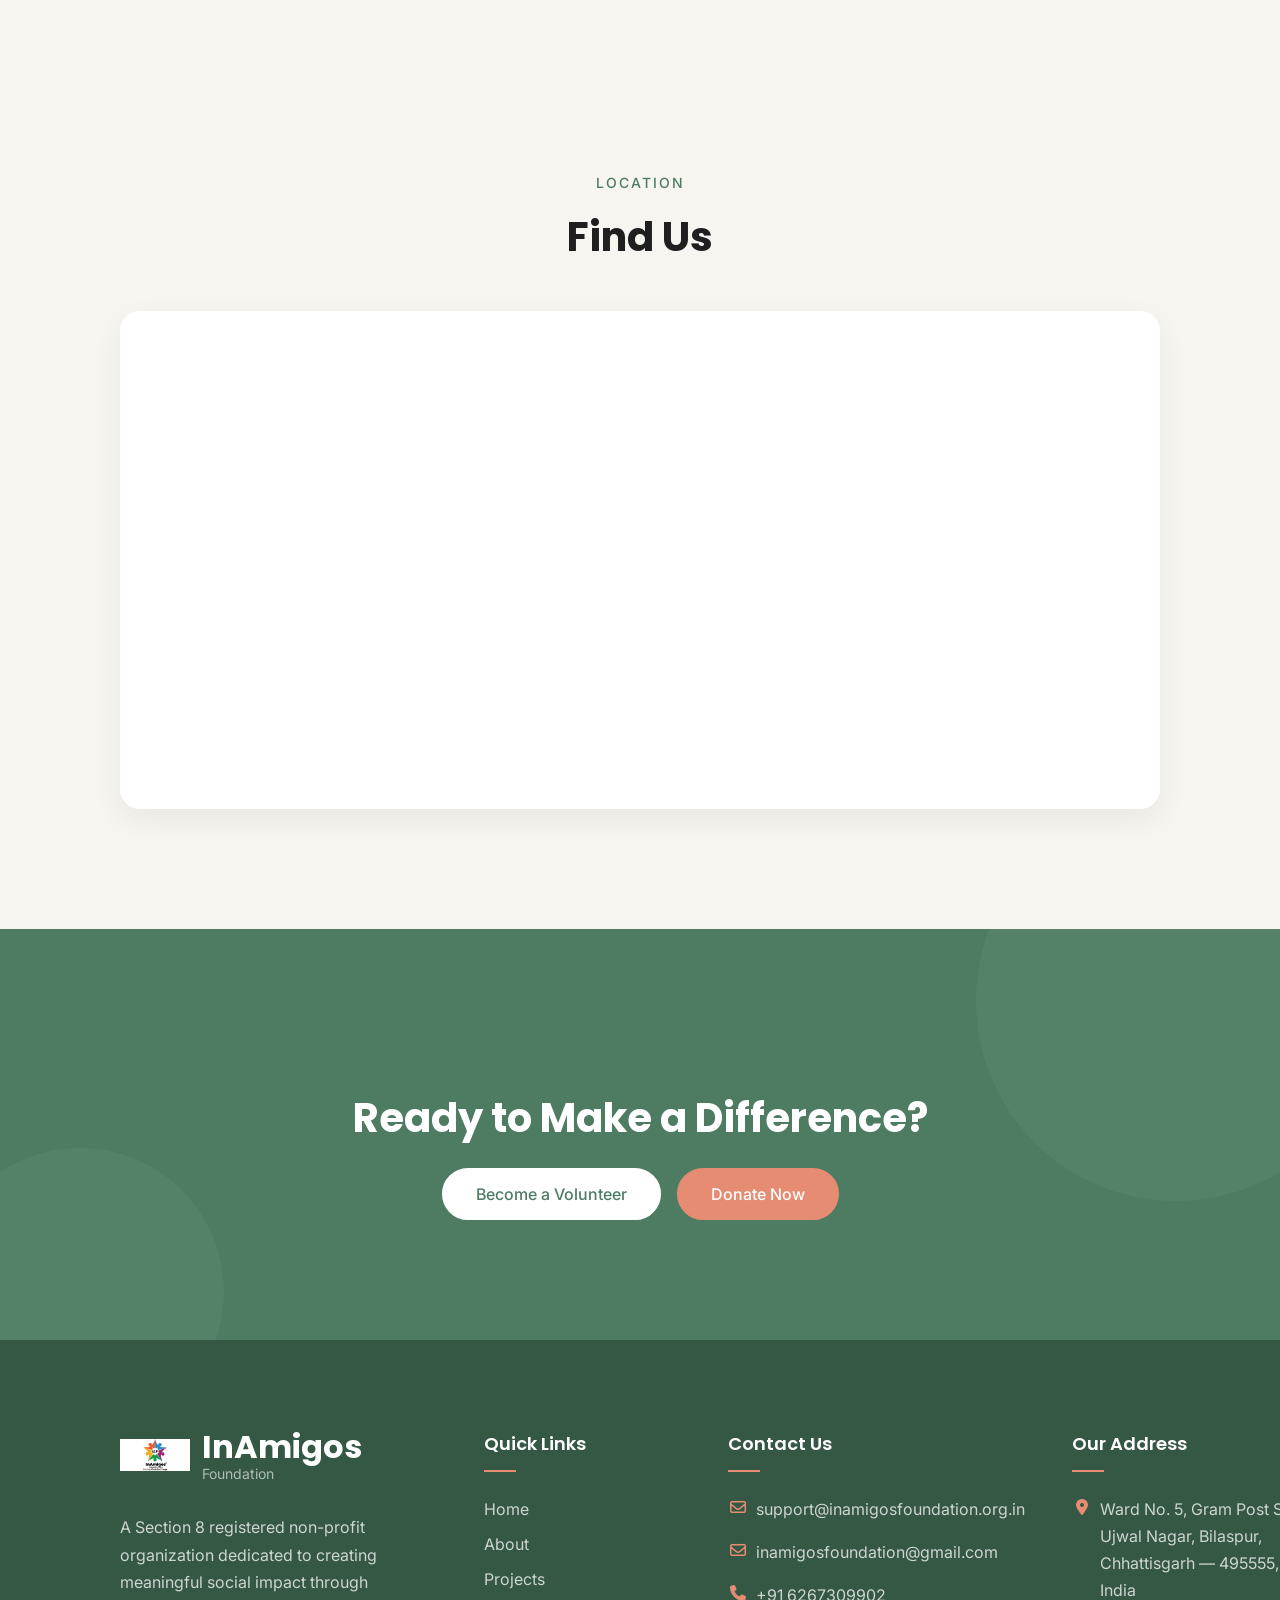
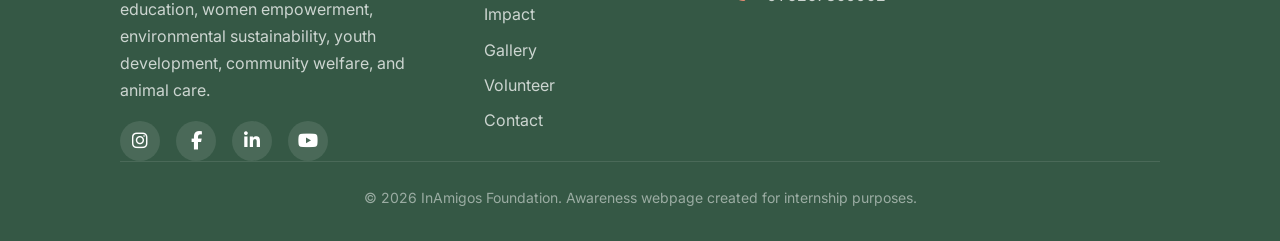
<file: contact.html>
<!DOCTYPE html>
<html lang="en">

<head>
    <!-- =====================================================
       InAmigos Foundation — Awareness Website
       =====================================================
       A single-page responsive awareness website built to 
       showcase the mission, projects, and social impact of 
       the InAmigos Foundation.

       Technology: HTML5 + CSS3 only. No frameworks.
       Source of Truth: README.md, DESIGN_SYSTEM.md, CONTENT_SPEC.md
       ===================================================== -->
    <meta charset="UTF-8">
    <meta name="viewport" content="width=device-width, initial-scale=1.0">
    <meta http-equiv="X-UA-Compatible" content="IE=edge">

    <!-- SEO Meta Tags -->
    <title>InAmigos Foundation — Together We Can Build a Better Tomorrow</title>
    <meta name="description"
        content="InAmigos Foundation is a Section 8 registered non-profit organization dedicated to creating meaningful social impact through education, women empowerment, environmental sustainability, youth development, community welfare, and animal care.">
    <meta name="keywords"
        content="InAmigos Foundation, NGO, non-profit, education, women empowerment, environment, animal welfare, volunteer, India">

    <!-- Favicon — Official InAmigos icon -->
    <link rel="icon" href="images/logo.jpg" type="image/jpeg">
    <link rel="apple-touch-icon" href="images/logo.jpg">

    <!-- Google Fonts — Poppins (headings) + Inter (body) -->
    <link rel="preconnect" href="https://fonts.googleapis.com">
    <link rel="preconnect" href="https://fonts.gstatic.com" crossorigin>
    <link href="https://fonts.googleapis.com/css2?family=Inter:wght@400;500&family=Poppins:wght@600;700&display=swap"
        rel="stylesheet">

    <!-- Font Awesome — Outline icons -->
    <link rel="stylesheet" href="https://cdnjs.cloudflare.com/ajax/libs/font-awesome/6.5.1/css/all.min.css"
        integrity="sha512-DTOQO9RWCH3ppGqcWaEA1BIZOC6xxalwEsw9c2QQeAIftl+Vegovlnee1c9QX4TctnWMn13TZye+giMm8e2LwA=="
        crossorigin="anonymous" referrerpolicy="no-referrer">

    <!-- Main Stylesheet -->
    <link rel="stylesheet" href="css/style.css">
</head>

<body>

    <!-- =====================================================
       SKIP LINK — Accessibility: Skip to main content
       ===================================================== -->
    <a href="#main-content" class="skip-link">Skip to main content</a>


    <!-- =====================================================
       COMPONENT: Navigation
       =====================================================
       Sticky navbar. Logo left, links right.
       CSS-only hamburger menu on mobile.
       Menu items from CONTENT_SPEC: Home, About, Projects, 
       Impact, Gallery, Volunteer, Contact
       ===================================================== -->
    <header class="nav" role="banner">
        <div class="container nav__inner">

            <!-- Logo -->
            <a href="index.html" class="nav__logo" aria-label="InAmigos Foundation — Go to homepage">
                <img src="images/logo.jpg" alt="InAmigos Foundation official logo" class="nav__logo-img" width="48"
                    height="48">
                <div class="nav__logo-text">
                    InAmigos
                    <span>Foundation</span>
                </div>
            </a>

            <!-- Mobile hamburger toggle (CSS-only, no JavaScript) -->
            <input type="checkbox" id="nav-toggle" class="nav__toggle sr-only" aria-label="Toggle navigation menu">

            <!-- Navigation Links -->
            <nav class="nav__links" role="navigation" aria-label="Main navigation">
                <a href="index.html" class="nav__link">Home</a>
                <a href="index.html#about" class="nav__link">About</a>
                <a href="index.html#projects" class="nav__link">Projects</a>
                <a href="index.html#impact" class="nav__link">Impact</a>
                <a href="index.html#gallery" class="nav__link">Gallery</a>
                <a href="index.html#volunteer" class="nav__link">Volunteer</a>
                <a href="contact.html" class="nav__link nav__link--active">Contact</a>
            </nav>
            <!-- Hamburger icon label (only visible on mobile) -->
            <label for="nav-toggle" class="nav__toggle-label" aria-label="Open navigation menu">
                <span></span>
                <span></span>
                <span></span>
            </label>

            <!-- Mobile overlay (closes menu when clicking outside) -->
            <label for="nav-toggle" class="nav__overlay" aria-hidden="true"></label>

        </div>
    </header>


    <!-- =====================================================
       MAIN CONTENT
       ===================================================== -->
    <main id="main-content">

        <!-- Contact Hero -->
        <section class="contact-hero section section--green">
            <div class="container hero__content text-center">
                <p class="section-label section-label--inverse">Contact Us</p>
                <h1 class="hero__heading">We'd Love to Hear From You</h1>
                <p class="hero__subheading">
                    Have questions about volunteering, partnerships, donations, or internships?<br>
                    Get in touch with the InAmigos Foundation team and we'll be happy to help.
                </p>
            </div>
        </section>

        <!-- Contact Information + Form -->
        <section class="section section--ivory">
            <div class="container">
                <div class="contact-grid">
                    
                    <!-- Left Column: Contact Cards -->
                    <div class="contact-info-wrapper">
                        <p class="section-label">Get In Touch</p>
                        <h2 class="section-heading">Contact Information</h2>
                        
                        <div class="info-card-group">
                            <!-- Card 1: Address -->
                            <article class="card info-card">
                                <div class="info-card__icon">
                                    <i class="fa-solid fa-location-dot" aria-hidden="true"></i>
                                </div>
                                <div>
                                    <h3 class="info-card__title">Address</h3>
                                    <p class="info-card__text">
                                        Ward No. 5, Gram Post Sipat<br>
                                        Ujwal Nagar, Bilaspur<br>
                                        Chhattisgarh – 495555
                                    </p>
                                </div>
                            </article>

                            <!-- Card 2: Email -->
                            <article class="card info-card">
                                <div class="info-card__icon">
                                    <i class="fa-solid fa-envelope" aria-hidden="true"></i>
                                </div>
                                <div>
                                    <h3 class="info-card__title">Email</h3>
                                    <p class="info-card__text">
                                        <a href="mailto:support@inamigosfoundation.org.in">support@inamigosfoundation.org.in</a>
                                    </p>
                                </div>
                            </article>

                            <!-- Card 3: Phone -->
                            <article class="card info-card">
                                <div class="info-card__icon">
                                    <i class="fa-solid fa-phone" aria-hidden="true"></i>
                                </div>
                                <div>
                                    <h3 class="info-card__title">Phone</h3>
                                    <p class="info-card__text">
                                        <a href="tel:+916267309902">+91 6267309902</a>
                                    </p>
                                </div>
                            </article>
                        </div>
                    </div>

                    <!-- Right Column: Form -->
                    <div class="contact-form-wrapper">
                        <div class="card contact-form">
                            <h2 class="section-heading">Send Us a Message</h2>
                            <form>
                                <div class="form-group">
                                    <label for="fullName" class="form-label sr-only">Full Name</label>
                                    <input type="text" id="fullName" class="form-input" placeholder="Full Name" required>
                                </div>
                                
                                <div class="form-group">
                                    <label for="emailAddr" class="form-label sr-only">Email Address</label>
                                    <input type="email" id="emailAddr" class="form-input" placeholder="Email Address" required>
                                </div>

                                <div class="form-group">
                                    <label for="subjectLine" class="form-label sr-only">Subject</label>
                                    <input type="text" id="subjectLine" class="form-input" placeholder="Subject">
                                </div>

                                <div class="form-group">
                                    <label for="messageText" class="form-label sr-only">Your Message</label>
                                    <textarea id="messageText" class="form-input form-textarea" placeholder="Your Message" required></textarea>
                                </div>

                                <button type="submit" class="btn btn--primary form-btn">Send Message</button>
                            </form>
                        </div>
                    </div>

                </div>
            </div>
        </section>

        <!-- Map Section -->
        <section class="section">
            <div class="container text-center">
                <p class="section-label">Location</p>
                <h2 class="section-heading">Find Us</h2>
                <div class="card map-card">
                    <iframe 
                        src="https://www.google.com/maps/embed?pb=!1m18!1m12!1m3!1d3696.536340248555!2d82.259929275035!3d22.105417879828456!2m3!1f0!2f0!3f0!3m2!1i1024!2i768!4f13.1!3m3!1m2!1s0x3a280cdb90a6f8eb%3A0xc3b86861cb793282!2sBilaspur%2C%20Chhattisgarh%2C%20India!5e0!3m2!1sen!2sus!4v1718000000000!5m2!1sen!2sus" 
                        class="map-iframe" 
                        allowfullscreen="" 
                        loading="lazy" 
                        referrerpolicy="no-referrer-when-downgrade" 
                        title="InAmigos Foundation Map Location">
                    </iframe>
                </div>
            </div>
        </section>

        <!-- Final CTA Section -->
        <section class="section section--green cta">
            <div class="container">
                <div class="cta__content animate-fade-up">
                    <p class="section-label section-label--inverse">Get Involved</p>
                    <h2 class="cta__heading">Ready to Make a Difference?</h2>
                    <div class="btn-group btn-group--center mt-lg">
                        <a href="https://forms.gle/AB4c1hLaDDmtrKGU7" class="btn btn--white" target="_blank" rel="noopener noreferrer">
                            Become a Volunteer
                        </a>
                        <a href="https://rzp.io/l/kWQ87HP" class="btn btn--accent" target="_blank" rel="noopener noreferrer">
                            Donate Now
                        </a>
                    </div>
                </div>
            </div>
        </section>

    </main>
    <footer id="contact" class="footer" role="contentinfo">
        <div class="container">

            <!-- Footer Grid — 4 columns -->
            <div class="footer__grid">

                <!-- Column 1: Logo & Organization Info -->
                <div>
                    <div class="footer__logo">
                        <img src="images/logo-footer.jpg" alt="InAmigos Foundation logo" class="footer__logo-img"
                            width="48" height="48">
                        <div class="footer__logo-name">
                            InAmigos
                            <span>Foundation</span>
                        </div>
                    </div>
                    <p class="footer__text">
                        A Section 8 registered non-profit organization dedicated to creating meaningful social impact
                        through education, women empowerment, environmental sustainability, youth development, community
                        welfare, and animal care.
                    </p>

                    <!-- Social Media Icons -->
                    <div class="social-icons" aria-label="Follow us on social media">
                        <!-- Instagram — official account -->
                        <a href="https://www.instagram.com/inamigos/" class="social-icon" target="_blank"
                            rel="noopener noreferrer" aria-label="Follow InAmigos Foundation on Instagram">
                            <i class="fa-brands fa-instagram" aria-hidden="true"></i>
                        </a>
                        <!-- Facebook — official account -->
                        <a href="https://www.facebook.com/inamigos.inamigos" class="social-icon" target="_blank"
                            rel="noopener noreferrer" aria-label="Follow InAmigos Foundation on Facebook">
                            <i class="fa-brands fa-facebook-f" aria-hidden="true"></i>
                        </a>
                        <!-- LinkedIn — TODO: Verify official LinkedIn URL from InAmigos Foundation -->
                        <a href="#" class="social-icon" target="_blank" rel="noopener noreferrer"
                            aria-label="Follow InAmigos Foundation on LinkedIn">
                            <i class="fa-brands fa-linkedin-in" aria-hidden="true"></i>
                        </a>
                        <!-- YouTube — TODO: Verify official YouTube URL from InAmigos Foundation -->
                        <a href="#" class="social-icon" target="_blank" rel="noopener noreferrer"
                            aria-label="Follow InAmigos Foundation on YouTube">
                            <i class="fa-brands fa-youtube" aria-hidden="true"></i>
                        </a>
                    </div>
                </div>

                <!-- Column 2: Quick Navigation Links -->
                <nav aria-label="Footer navigation">
                    <h3 class="footer__heading">Quick Links</h3>
                    <div class="footer__links">
                        <a href="index.html" class="footer__link">Home</a>
                        <a href="index.html#about" class="footer__link">About</a>
                        <a href="index.html#projects" class="footer__link">Projects</a>
                        <a href="index.html#impact" class="footer__link">Impact</a>
                        <a href="index.html#gallery" class="footer__link">Gallery</a>
                        <a href="index.html#volunteer" class="footer__link">Volunteer</a>
                        <a href="contact.html" class="footer__link">Contact</a>
                    </div>
                </nav>

                <!-- Column 3: Contact Information — from CONTENT_SPEC -->
                <div>
                    <h3 class="footer__heading">Contact Us</h3>
                    <div class="footer__contact-item">
                        <i class="fa-regular fa-envelope" aria-hidden="true"></i>
                        <a href="mailto:support@inamigosfoundation.org.in">support@inamigosfoundation.org.in</a>
                    </div>
                    <div class="footer__contact-item">
                        <i class="fa-regular fa-envelope" aria-hidden="true"></i>
                        <a href="mailto:inamigosfoundation@gmail.com">inamigosfoundation@gmail.com</a>
                    </div>
                    <div class="footer__contact-item">
                        <i class="fa-solid fa-phone" aria-hidden="true"></i>
                        <a href="tel:+916267309902">+91 6267309902</a>
                    </div>
                </div>

                <!-- Column 4: Address — from CONTENT_SPEC -->
                <div>
                    <h3 class="footer__heading">Our Address</h3>
                    <address class="footer__contact-item" style="font-style: normal;">
                        <i class="fa-solid fa-location-dot" aria-hidden="true"></i>
                        <span>
                            Ward No. 5, Gram Post Sipat,<br>
                            Ujwal Nagar, Bilaspur,<br>
                            Chhattisgarh — 495555,<br>
                            India
                        </span>
                    </address>
                </div>

            </div><!-- /footer__grid -->

            <!-- Copyright — from CONTENT_SPEC -->
            <div class="footer__bottom">
                <p class="footer__copyright">
                    &copy; 2026 InAmigos Foundation. Awareness webpage created for internship purposes.
                </p>
            </div>

        </div><!-- /container -->
    </footer>

</body>

</html>
</file>
<file: css/style.css>
/* ============================================================
   InAmigos Foundation — Awareness Website Stylesheet
   ============================================================
   Design System Reference : DESIGN_SYSTEM.md
   Content Reference       : CONTENT_SPEC.md
   
   Table of Contents
   ------------------
   1.  CSS Custom Properties (Design Tokens)
   2.  CSS Reset & Base Styles
   3.  Typography
   4.  Layout Utilities
   5.  Buttons
   6.  Cards
   7.  Animations & Keyframes
   8.  Navigation
   9.  Hero Section
   10. About Section
   11. Impact Statistics Section
   12. Projects Section
   13. Social Impact Section
   14. Gallery Section
   15. Volunteer CTA Section
   16. Footer
   17. Accessibility & Focus States
   18. Responsive — Tablet (768px – 1199px)
   19. Responsive — Mobile (< 768px)
   ============================================================ */


/* ============================================================
   1. CSS Custom Properties (Design Tokens)
   ============================================================
   Every color, spacing value, font, shadow, radius, and 
   transition is defined here. Nothing is hardcoded elsewhere.
   ============================================================ */
:root {
  /* --- Colors — Primary Backgrounds --- */
  --color-bg-primary: #F7F5EF;
  /* Warm Ivory */
  --color-bg-secondary: #FFFFFF;
  /* White */
  --color-bg-alternate: #E8EFE7;
  /* Soft Sage */

  /* --- Colors — Text --- */
  --color-text-primary: #1F1F1F;
  --color-text-secondary: #5D6662;
  --color-text-inverse: #FFFFFF;

  /* --- Colors — Brand --- */
  --color-brand: #4E7C63;
  /* Muted Forest Green */
  --color-brand-dark: #355845;
  /* Dark Brand */
  --color-brand-light: rgba(78, 124, 99, 0.08);
  /* Light green for hover states */

  /* --- Colors — Accent (use sparingly: buttons, badges, highlights) --- */
  --color-accent: #E58C73;
  /* Warm Coral */

  /* --- Colors — Utility --- */
  --color-border: #D9DDD8;
  --color-success: #7BAE7F;
  --color-error: #D95C5C;

  /* --- Colors — Overlays --- */
  --color-hero-overlay: rgba(0, 0, 0, 0.35);

  /* --- Typography — Font Families --- */
  --font-heading: 'Poppins', sans-serif;
  --font-body: 'Inter', sans-serif;

  /* --- Typography — Font Weights --- */
  --fw-regular: 400;
  --fw-medium: 500;
  --fw-semibold: 600;
  --fw-bold: 700;

  /* --- Typography — Font Scale --- */
  --fs-hero: 3.5rem;
  /* 56px */
  --fs-section: 2.5rem;
  /* 40px */
  --fs-card: 1.5rem;
  /* 24px */
  --fs-body: 1.125rem;
  /* 18px */
  --fs-small: 1rem;
  /* 16px */
  --fs-caption: 0.875rem;
  /* 14px */

  /* --- Typography — Line Heights --- */
  --lh-heading: 1.3;
  --lh-body: 1.7;
  --lh-tight: 1.4;

  /* --- Spacing — 8-point system --- */
  --space-xs: 0.5rem;
  /* 8px */
  --space-sm: 1rem;
  /* 16px */
  --space-md: 1.5rem;
  /* 24px */
  --space-lg: 2rem;
  /* 32px */
  --space-xl: 3rem;
  /* 48px */
  --space-2xl: 4rem;
  /* 64px */
  --space-3xl: 5rem;
  /* 80px */
  --space-4xl: 6rem;
  /* 96px */
  --space-5xl: 7.5rem;
  /* 120px */

  /* --- Section Padding --- */
  --section-py: var(--space-5xl);
  /* 100px top & bottom (adjusted from spec 100px ≈ 6.25rem, using 120px for generous whitespace) */
  --section-px-desktop: var(--space-3xl);
  /* 80px */
  --section-px-tablet: var(--space-lg);
  /* 40px → using 32px for 8-pt grid compliance */
  --section-px-mobile: var(--space-md);
  /* 24px */

  /* --- Layout --- */
  --max-content-width: 75rem;
  /* 1200px */
  --max-hero-content: 43.75rem;
  /* 700px */

  /* --- Border Radius --- */
  --radius-sm: 0.5rem;
  /* 8px */
  --radius-md: 1.25rem;
  /* 20px — cards, images */
  --radius-pill: 999px;
  /* Buttons */

  /* --- Shadows --- */
  --shadow-card: 0 10px 30px rgba(0, 0, 0, 0.06);
  --shadow-card-hover: 0 20px 40px rgba(0, 0, 0, 0.10);
  --shadow-nav: 0 2px 16px rgba(0, 0, 0, 0.06);

  /* --- Transitions --- */
  --transition-speed: 300ms;
  --transition-ease: ease;
  --transition-default: var(--transition-speed) var(--transition-ease);
}


/* ============================================================
   2. CSS Reset & Base Styles
   ============================================================
   Modern CSS reset. Smooth scrolling. Default font setup.
   ============================================================ */
*,
*::before,
*::after {
  margin: 0;
  padding: 0;
  box-sizing: border-box;
}

html {
  scroll-behavior: smooth;
  font-size: 100%;
  /* 16px base */
  -webkit-text-size-adjust: 100%;
}

body {
  font-family: var(--font-body);
  font-weight: var(--fw-regular);
  font-size: var(--fs-body);
  line-height: var(--lh-body);
  color: var(--color-text-primary);
  background-color: var(--color-bg-primary);
  overflow-x: hidden;
  /* Prevent horizontal scroll */
  -webkit-font-smoothing: antialiased;
  -moz-osx-font-smoothing: grayscale;
}

img {
  max-width: 100%;
  height: auto;
  display: block;
}

a {
  text-decoration: none;
  color: inherit;
  transition: color var(--transition-default);
}

ul,
ol {
  list-style: none;
}

button {
  font-family: inherit;
  cursor: pointer;
  border: none;
  background: none;
}

/* Screen reader only — visually hidden but accessible */
.sr-only {
  position: absolute;
  width: 1px;
  height: 1px;
  padding: 0;
  margin: -1px;
  overflow: hidden;
  clip: rect(0, 0, 0, 0);
  white-space: nowrap;
  border: 0;
}


/* ============================================================
   3. Typography
   ============================================================
   Headings use Poppins; body uses Inter.
   Consistent scale from DESIGN_SYSTEM.md.
   ============================================================ */
h1,
h2,
h3,
h4,
h5,
h6 {
  font-family: var(--font-heading);
  line-height: var(--lh-heading);
  color: var(--color-text-primary);
}

h1 {
  font-size: var(--fs-hero);
  font-weight: var(--fw-bold);
}

h2 {
  font-size: var(--fs-section);
  font-weight: var(--fw-bold);
}

h3 {
  font-size: var(--fs-card);
  font-weight: var(--fw-semibold);
}

h4 {
  font-size: var(--fs-body);
  font-weight: var(--fw-semibold);
}

p {
  margin-bottom: var(--space-sm);
  color: var(--color-text-secondary);
}

/* Section label — small uppercase text above section headings */
.section-label {
  display: inline-block;
  font-family: var(--font-body);
  font-size: var(--fs-caption);
  font-weight: var(--fw-medium);
  text-transform: uppercase;
  letter-spacing: 2px;
  color: var(--color-brand);
  margin-bottom: var(--space-sm);
}

/* Section heading — consistent spacing below headings */
.section-heading {
  margin-bottom: var(--space-md);
}

/* Section intro paragraph */
.section-intro {
  max-width: 40rem;
  margin-bottom: var(--space-xl);
  font-size: var(--fs-body);
}

/* Centered section header group */
.section-header {
  text-align: center;
  margin-bottom: var(--space-2xl);
}

.section-header .section-intro {
  margin-left: auto;
  margin-right: auto;
}


/* ============================================================
   4. Layout Utilities
   ============================================================
   Container, section base, grid helpers.
   ============================================================ */

/* Main container — constrains content to max width */
.container {
  width: 100%;
  max-width: var(--max-content-width);
  margin-left: auto;
  margin-right: auto;
  padding-left: var(--section-px-desktop);
  padding-right: var(--section-px-desktop);
}

/* Base section — generous vertical whitespace */
.section {
  padding-top: var(--section-py);
  padding-bottom: var(--section-py);
}

/* Alternate background sections */
.section--ivory {
  background-color: var(--color-bg-primary);
}

.section--white {
  background-color: var(--color-bg-secondary);
}

.section--sage {
  background-color: var(--color-bg-alternate);
}

.section--green {
  background-color: var(--color-brand);
}

.section--dark-green {
  background-color: var(--color-brand-dark);
}

/* Two-column split layout */
.split {
  display: grid;
  grid-template-columns: 1fr 1fr;
  gap: var(--space-2xl);
  align-items: center;
}

/* Three-column grid */
.grid-3 {
  display: grid;
  grid-template-columns: repeat(3, 1fr);
  gap: var(--space-lg);
}

/* Four-column grid */
.grid-4 {
  display: grid;
  grid-template-columns: repeat(4, 1fr);
  gap: var(--space-lg);
}

/* Two-column feature grid */
.grid-2 {
  display: grid;
  grid-template-columns: repeat(2, 1fr);
  gap: var(--space-md);
}

/* Text alignment utility */
.text-center {
  text-align: center;
}


/* ============================================================
   5. Buttons
   ============================================================
   Primary (filled green pill) and Secondary (outlined).
   Both have hover, focus, and active states.
   ============================================================ */

.btn {
  display: inline-flex;
  align-items: center;
  justify-content: center;
  gap: var(--space-xs);
  font-family: var(--font-body);
  font-size: var(--fs-small);
  font-weight: var(--fw-medium);
  padding: var(--space-sm) var(--space-lg);
  border-radius: var(--radius-pill);
  transition: all var(--transition-default);
  cursor: pointer;
  text-align: center;
  line-height: 1;
  white-space: nowrap;
}

/* Primary Button — filled green */
.btn--primary {
  background-color: var(--color-brand);
  color: var(--color-text-inverse);
  border: 2px solid var(--color-brand);
}

.btn--primary:hover {
  background-color: var(--color-brand-dark);
  border-color: var(--color-brand-dark);
  transform: translateY(-2px);
}

.btn--primary:active {
  transform: translateY(0);
  background-color: var(--color-brand-dark);
}

/* Secondary Button — outlined */
.btn--secondary {
  background-color: transparent;
  color: var(--color-brand);
  border: 2px solid var(--color-brand);
}

.btn--secondary:hover {
  background-color: var(--color-brand-light);
  transform: translateY(-2px);
}

.btn--secondary:active {
  transform: translateY(0);
}

/* White variant for dark backgrounds (CTA section) */
.btn--white {
  background-color: var(--color-text-inverse);
  color: var(--color-brand);
  border: 2px solid var(--color-text-inverse);
}

.btn--white:hover {
  background-color: transparent;
  color: var(--color-text-inverse);
  transform: translateY(-2px);
}

.btn--white:active {
  transform: translateY(0);
}

/* Coral accent button */
.btn--accent {
  background-color: var(--color-accent);
  color: var(--color-text-inverse);
  border: 2px solid var(--color-accent);
}

.btn--accent:hover {
  background-color: transparent;
  color: var(--color-text-inverse);
  border-color: var(--color-text-inverse);
  transform: translateY(-2px);
}

.btn--accent:active {
  transform: translateY(0);
}

/* Button group — for multiple CTAs side by side */
.btn-group {
  display: flex;
  gap: var(--space-sm);
  flex-wrap: wrap;
}

.btn-group--center {
  justify-content: center;
}


/* ============================================================
   6. Cards
   ============================================================
   White background, rounded, shadowed with hover lift.
   ============================================================ */
.card {
  background-color: var(--color-bg-secondary);
  border-radius: var(--radius-md);
  padding: var(--space-lg);
  box-shadow: var(--shadow-card);
  transition: transform var(--transition-default),
    box-shadow var(--transition-default);
}

.card:hover {
  transform: translateY(-8px);
  box-shadow: var(--shadow-card-hover);
}

/* Card with image */
.card__image {
  width: 100%;
  height: 14rem;
  object-fit: cover;
  border-radius: var(--radius-md);
  margin-bottom: var(--space-md);
}

.card__icon {
  display: flex;
  align-items: center;
  justify-content: center;
  width: 3.5rem;
  height: 3.5rem;
  border-radius: 50%;
  background-color: var(--color-bg-alternate);
  color: var(--color-brand);
  font-size: var(--fs-card);
  margin-bottom: var(--space-sm);
}

.card__title {
  font-size: var(--fs-card);
  font-weight: var(--fw-semibold);
  margin-bottom: var(--space-xs);
  color: var(--color-text-primary);
}

.card__text {
  font-size: var(--fs-small);
  color: var(--color-text-secondary);
  line-height: var(--lh-body);
}


/* ============================================================
   7. Animations & Keyframes
   ============================================================
   Subtle animations only: fadeIn, fadeUp, button scale,
   card lift, image zoom, nav underline.
   Duration: 300ms. Ease: ease.
   Avoid: bounce, rotate, spin, flip, parallax.
   ============================================================ */

/* Fade In — for sections entering viewport */
@keyframes fadeIn {
  from {
    opacity: 0;
  }

  to {
    opacity: 1;
  }
}

/* Fade Up — for sections entering viewport with upward motion */
@keyframes fadeUp {
  from {
    opacity: 0;
    transform: translateY(30px);
  }

  to {
    opacity: 1;
    transform: translateY(0);
  }
}

/* Animate on load for hero content */
.animate-fade-in {
  animation: fadeIn 0.8s var(--transition-ease) both;
}

.animate-fade-up {
  animation: fadeUp 0.8s var(--transition-ease) both;
}

/* Stagger delays for sequential animation */
.animate-delay-1 {
  animation-delay: 0.1s;
}

.animate-delay-2 {
  animation-delay: 0.2s;
}

.animate-delay-3 {
  animation-delay: 0.3s;
}

.animate-delay-4 {
  animation-delay: 0.4s;
}

.animate-delay-5 {
  animation-delay: 0.5s;
}

.animate-delay-6 {
  animation-delay: 0.6s;
}


/* ============================================================
   8. Navigation
   ============================================================
   Sticky, white background, shadow when scrolling.
   Logo left, links right. Hamburger menu on mobile (CSS only).
   ============================================================ */
.nav {
  position: sticky;
  top: 0;
  z-index: 1000;
  background-color: var(--color-bg-secondary);
  box-shadow: var(--shadow-nav);
  transition: box-shadow var(--transition-default);
}

.nav__inner {
  display: flex;
  align-items: center;
  justify-content: space-between;
  padding-top: var(--space-sm);
  padding-bottom: var(--space-sm);
}

/* Logo */
.nav__logo {
  display: flex;
  align-items: center;
  gap: var(--space-xs);
}

.nav__logo-img {
  height: 3rem;
  width: auto;
  object-fit: contain;
}

.nav__logo-text {
  font-family: var(--font-heading);
  font-weight: var(--fw-bold);
  font-size: var(--fs-card);
  color: var(--color-brand);
  line-height: 1.2;
}

.nav__logo-text span {
  display: block;
  font-size: var(--fs-caption);
  font-weight: var(--fw-regular);
  color: var(--color-text-secondary);
  font-family: var(--font-body);
}

/* Desktop navigation links */
.nav__links {
  display: flex;
  align-items: center;
  gap: var(--space-lg);
}

.nav__link {
  font-size: var(--fs-small);
  font-weight: var(--fw-medium);
  color: var(--color-text-primary);
  position: relative;
  padding: var(--space-xs) 0;
  transition: color var(--transition-default);
}

/* Navigation underline animation */
.nav__link::after {
  content: '';
  position: absolute;
  bottom: 0;
  left: 0;
  width: 0;
  height: 2px;
  background-color: var(--color-brand);
  transition: width var(--transition-default);
}

.nav__link:hover,
.nav__link:focus-visible {
  color: var(--color-brand);
}

.nav__link:hover::after,
.nav__link:focus-visible::after {
  width: 100%;
}

/* Hamburger menu — CSS only toggle */
.nav__toggle {
  display: none;
}

.nav__toggle-label {
  display: none;
  flex-direction: column;
  justify-content: center;
  gap: 5px;
  width: 2rem;
  height: 2rem;
  cursor: pointer;
  padding: var(--space-xs);
  border-radius: var(--radius-sm);
  transition: background-color var(--transition-default);
}

.nav__toggle-label:hover {
  background-color: var(--color-bg-alternate);
}

.nav__toggle-label span {
  display: block;
  width: 100%;
  height: 2px;
  background-color: var(--color-text-primary);
  transition: transform var(--transition-default),
    opacity var(--transition-default);
  transform-origin: center;
}

/* Hamburger animation when checked */
.nav__toggle:checked~.nav__toggle-label span:nth-child(1) {
  transform: rotate(45deg) translate(5px, 5px);
}

.nav__toggle:checked~.nav__toggle-label span:nth-child(2) {
  opacity: 0;
}

.nav__toggle:checked~.nav__toggle-label span:nth-child(3) {
  transform: rotate(-45deg) translate(5px, -5px);
}


/* ============================================================
   9. Hero Section
   ============================================================
   100vh, background image with dark overlay, centered content.
   Max content width: 700px. Two CTA buttons.
   ============================================================ */
.hero {
  position: relative;
  min-height: 100vh;
  display: flex;
  align-items: center;
  justify-content: center;
  overflow: hidden;
}

/* Background image */
.hero__bg {
  position: absolute;
  inset: 0;
  width: 100%;
  height: 100%;
  object-fit: cover;
  z-index: 0;
}

/* Dark overlay */
.hero__overlay {
  position: absolute;
  inset: 0;
  background-color: var(--color-hero-overlay);
  z-index: 1;
}

/* Content — centered, above overlay */
.hero__content {
  position: relative;
  z-index: 2;
  max-width: var(--max-hero-content);
  text-align: center;
  padding: var(--space-lg);
}

.hero__heading {
  font-size: var(--fs-hero);
  color: var(--color-text-inverse);
  margin-bottom: var(--space-md);
  font-weight: var(--fw-bold);
}

.hero__subheading {
  font-size: var(--fs-body);
  color: rgba(255, 255, 255, 0.9);
  margin-bottom: var(--space-xl);
  line-height: var(--lh-body);
  max-width: 38rem;
  margin-left: auto;
  margin-right: auto;
}

.hero .btn-group {
  justify-content: center;
}


/* ============================================================
   10. About Section
   ============================================================
   Two-column layout: image + content with mission/vision.
   Trust badges displayed as a row of certification badges.
   ============================================================ */
.about__image-wrapper {
  border-radius: var(--radius-md);
  overflow: hidden;
  position: relative;
}

.about__image {
  width: 100%;
  height: 100%;
  min-height: 28rem;
  object-fit: cover;
  border-radius: var(--radius-md);
  transition: transform var(--transition-default);
}

.about__image-wrapper:hover .about__image {
  transform: scale(1.03);
}

.about__content {
  display: flex;
  flex-direction: column;
  gap: var(--space-md);
}

.about__text {
  color: var(--color-text-secondary);
  font-size: var(--fs-body);
  line-height: var(--lh-body);
}

/* Mission & Vision blocks */
.about__highlights {
  display: grid;
  grid-template-columns: 1fr 1fr;
  gap: var(--space-md);
  margin-top: var(--space-sm);
}

.about__highlight {
  padding: var(--space-md);
  background-color: var(--color-bg-alternate);
  border-radius: var(--radius-md);
  border-left: 4px solid var(--color-brand);
}

.about__highlight h4 {
  color: var(--color-brand);
  margin-bottom: var(--space-xs);
  font-size: var(--fs-small);
  text-transform: uppercase;
  letter-spacing: 1px;
}

.about__highlight p {
  font-size: var(--fs-small);
  margin-bottom: 0;
}

/* Trust / Recognition Badges */
.trust-badges {
  display: flex;
  flex-wrap: wrap;
  gap: var(--space-sm);
  margin-top: var(--space-md);
}

.trust-badge {
  display: inline-flex;
  align-items: center;
  gap: var(--space-xs);
  padding: var(--space-xs) var(--space-sm);
  background-color: var(--color-bg-secondary);
  border: 1px solid var(--color-border);
  border-radius: var(--radius-pill);
  font-size: var(--fs-caption);
  font-weight: var(--fw-medium);
  color: var(--color-text-primary);
  transition: all var(--transition-default);
}

.trust-badge i {
  color: var(--color-brand);
  font-size: var(--fs-small);
}

.trust-badge:hover {
  background-color: var(--color-bg-alternate);
  border-color: var(--color-brand);
  transform: translateY(-2px);
}


/* ============================================================
   11. Impact Statistics Section
   ============================================================
   Four equal-width stat cards. Large numbers. Icons above.
   Hover animation: card lift.
   ============================================================ */
.stat-card {
  text-align: center;
  padding: var(--space-xl) var(--space-lg);
  background-color: var(--color-bg-secondary);
  border-radius: var(--radius-md);
  box-shadow: var(--shadow-card);
  transition: transform var(--transition-default),
    box-shadow var(--transition-default);
}

.stat-card:hover {
  transform: translateY(-8px);
  box-shadow: var(--shadow-card-hover);
}

.stat-card__icon {
  display: flex;
  align-items: center;
  justify-content: center;
  width: 4rem;
  height: 4rem;
  border-radius: 50%;
  background-color: var(--color-bg-alternate);
  color: var(--color-brand);
  font-size: var(--fs-card);
  margin: 0 auto var(--space-md);
  transition: background-color var(--transition-default),
    color var(--transition-default);
}

.stat-card:hover .stat-card__icon {
  background-color: var(--color-brand);
  color: var(--color-text-inverse);
}

.stat-card__number {
  font-family: var(--font-heading);
  font-size: var(--fs-hero);
  font-weight: var(--fw-bold);
  color: var(--color-brand);
  line-height: 1;
  margin-bottom: var(--space-xs);
}

.stat-card__label {
  font-size: var(--fs-small);
  color: var(--color-text-secondary);
  font-weight: var(--fw-medium);
  margin-bottom: 0;
}


/* ============================================================
   12. Projects Section
   ============================================================
   Six project cards in a 3-column grid (desktop).
   Each card: image, icon overlay, title, description.
   Consistent height via flexbox stretch.
   ============================================================ */
.projects-grid {
  display: grid;
  grid-template-columns: repeat(3, 1fr);
  gap: var(--space-lg);
}

.project-card {
  display: flex;
  flex-direction: column;
  background-color: var(--color-bg-secondary);
  border-radius: var(--radius-md);
  overflow: hidden;
  box-shadow: var(--shadow-card);
  transition: transform var(--transition-default),
    box-shadow var(--transition-default);
}

.project-card:hover {
  transform: translateY(-8px);
  box-shadow: var(--shadow-card-hover);
}

.project-card__image-wrapper {
  position: relative;
  overflow: hidden;
  height: 13rem;
}

.project-card__image {
  width: 100%;
  height: 100%;
  object-fit: cover;
  transition: transform var(--transition-default);
}

.project-card:hover .project-card__image {
  transform: scale(1.05);
}

/* Icon badge overlaid on image */
.project-card__badge {
  position: absolute;
  bottom: -1.25rem;
  left: var(--space-md);
  width: 2.5rem;
  height: 2.5rem;
  border-radius: 50%;
  background-color: var(--color-brand);
  color: var(--color-text-inverse);
  display: flex;
  align-items: center;
  justify-content: center;
  font-size: 1rem;
  box-shadow: 0 4px 12px rgba(0, 0, 0, 0.15);
  z-index: 1;
}

.project-card__body {
  padding: var(--space-lg) var(--space-md);
  padding-top: var(--space-xl);
  flex: 1;
  display: flex;
  flex-direction: column;
}

.project-card__title {
  font-size: var(--fs-card);
  font-weight: var(--fw-semibold);
  margin-bottom: var(--space-xs);
  color: var(--color-text-primary);
}

.project-card__desc {
  font-size: var(--fs-small);
  color: var(--color-text-secondary);
  line-height: var(--lh-body);
  flex: 1;
  margin-bottom: 0;
}


/* ============================================================
   13. Social Impact Section
   ============================================================
   Split layout: image left, text + 4 feature blocks right.
   Consistent icon style for all feature blocks.
   ============================================================ */
.impact__image-wrapper {
  border-radius: var(--radius-md);
  overflow: hidden;
}

.impact__image {
  width: 100%;
  height: 100%;
  min-height: 32rem;
  object-fit: cover;
  border-radius: var(--radius-md);
  transition: transform var(--transition-default);
}

.impact__image-wrapper:hover .impact__image {
  transform: scale(1.03);
}

.impact__content {
  display: flex;
  flex-direction: column;
  gap: var(--space-md);
}

/* Individual impact feature block */
.impact-feature {
  display: flex;
  gap: var(--space-sm);
  padding: var(--space-md);
  background-color: var(--color-bg-secondary);
  border-radius: var(--radius-md);
  transition: transform var(--transition-default),
    box-shadow var(--transition-default);
}

.impact-feature:hover {
  transform: translateY(-4px);
  box-shadow: var(--shadow-card);
}

.impact-feature__icon {
  display: flex;
  align-items: center;
  justify-content: center;
  min-width: 3rem;
  height: 3rem;
  border-radius: 50%;
  background-color: var(--color-bg-alternate);
  color: var(--color-brand);
  font-size: var(--fs-body);
  flex-shrink: 0;
  transition: background-color var(--transition-default),
    color var(--transition-default);
}

.impact-feature:hover .impact-feature__icon {
  background-color: var(--color-brand);
  color: var(--color-text-inverse);
}

.impact-feature__title {
  font-size: var(--fs-body);
  font-weight: var(--fw-semibold);
  margin-bottom: 4px;
  color: var(--color-text-primary);
}

.impact-feature__text {
  font-size: var(--fs-small);
  color: var(--color-text-secondary);
  margin-bottom: 0;
  line-height: var(--lh-tight);
}


/* ============================================================
   14. Gallery Section
   ============================================================
   Responsive grid. 6–12 images. Hover zoom effect.
   Rounded corners. Equal spacing.
   ============================================================ */
.gallery-grid {
  display: grid;
  grid-template-columns: repeat(4, 1fr);
  gap: var(--space-sm);
}

.gallery-item {
  border-radius: var(--radius-md);
  overflow: hidden;
  aspect-ratio: 4 / 3;
  cursor: pointer;
}

.gallery-item img {
  width: 100%;
  height: 100%;
  object-fit: cover;
  transition: transform var(--transition-default);
}

.gallery-item:hover img {
  transform: scale(1.08);
}

/* Make certain gallery items span 2 columns for visual variety */
.gallery-item--wide {
  grid-column: span 2;
}


/* ============================================================
   15. Volunteer CTA Section
   ============================================================
   Full-width green background. Centered white text.
   Organic abstract shape decorations at low opacity.
   Two buttons: Volunteer + Donate.
   ============================================================ */
.cta {
  position: relative;
  text-align: center;
  overflow: hidden;
}

.cta__content {
  position: relative;
  z-index: 1;
  max-width: 40rem;
  margin: 0 auto;
}

.cta__heading {
  color: var(--color-text-inverse);
  margin-bottom: var(--space-md);
}

.cta__text {
  color: rgba(255, 255, 255, 0.9);
  font-size: var(--fs-body);
  margin-bottom: var(--space-xl);
  line-height: var(--lh-body);
}

/* Organic abstract background decoration — very low opacity */
.cta::before,
.cta::after {
  content: '';
  position: absolute;
  border-radius: 50%;
  background-color: rgba(255, 255, 255, 0.04);
  z-index: 0;
}

.cta::before {
  width: 25rem;
  height: 25rem;
  top: -8rem;
  right: -6rem;
}

.cta::after {
  width: 18rem;
  height: 18rem;
  bottom: -6rem;
  left: -4rem;
}


/* ============================================================
   16. Footer
   ============================================================
   Dark green background. White text. Four-column layout.
   Logo, quick links, contact info, social icons, copyright.
   ============================================================ */
.footer {
  background-color: var(--color-brand-dark);
  color: var(--color-text-inverse);
  padding-top: var(--space-3xl);
  padding-bottom: var(--space-lg);
}

.footer__grid {
  display: grid;
  grid-template-columns: 300px 180px 280px 250px;
  gap: 4rem;
  align-items: start;
}

.footer__heading {
  font-size: var(--fs-body);
  font-weight: var(--fw-semibold);
  color: var(--color-text-inverse);
  margin-bottom: var(--space-md);
  position: relative;
  padding-bottom: var(--space-sm);
}

/* Decorative underline for footer headings */
.footer__heading::after {
  content: '';
  position: absolute;
  bottom: 0;
  left: 0;
  width: 2rem;
  height: 2px;
  background-color: var(--color-accent);
}

.footer__text {
  color: rgba(255, 255, 255, 0.75);
  font-size: var(--fs-small);
  line-height: var(--lh-body);
  margin-bottom: var(--space-sm);
}

.footer__logo {
  display: flex;
  align-items: center;
  gap: 12px;
  margin-bottom: 1.5rem;
}

.footer__logo-img {
  width: 70px;
  height: 70px;
  object-fit: contain;
  flex-shrink: 0;
}

.footer__logo-name {
  display: flex;
  flex-direction: column;
  justify-content: center;

  font-family: var(--font-heading);
  font-weight: var(--fw-bold);
  font-size: 2rem;
  color: var(--color-text-inverse);
  line-height: 1.1;
}

.footer__logo-name span {
  display: block;
  margin-top: 2px;
  font-size: var(--fs-caption);
  font-weight: var(--fw-regular);
  color: rgba(255, 255, 255, 0.6);
  font-family: var(--font-body);
}

/* Footer navigation links */
.footer__links {
  display: flex;
  flex-direction: column;
  gap: var(--space-xs);
}

.footer__link {
  color: rgba(255, 255, 255, 0.75);
  font-size: var(--fs-small);
  transition: color var(--transition-default),
    padding-left var(--transition-default);
}

.footer__link:hover,
.footer__link:focus-visible {
  color: var(--color-text-inverse);
  padding-left: var(--space-xs);
}

/* Contact info in footer */
.footer__contact-item {
  display: flex;
  gap: var(--space-xs);
  margin-bottom: var(--space-sm);
  font-size: var(--fs-small);
  color: rgba(255, 255, 255, 0.75);
  align-items: flex-start;
}

.footer__contact-item i {
  color: var(--color-accent);
  width: 1.25rem;
  text-align: center;
  margin-top: 3px;
  flex-shrink: 0;
}

.footer__contact-item a {
  color: rgba(255, 255, 255, 0.75);
  transition: color var(--transition-default);
}

.footer__contact-item a:hover {
  color: var(--color-text-inverse);
}

/* Social media icon links */
.social-icons {
  display: flex;
  gap: var(--space-sm);
}

.social-icon {
  display: flex;
  align-items: center;
  justify-content: center;
  width: 2.5rem;
  height: 2.5rem;
  border-radius: 50%;
  background-color: rgba(255, 255, 255, 0.1);
  color: var(--color-text-inverse);
  font-size: var(--fs-body);
  transition: all var(--transition-default);
}

.social-icon:hover,
.social-icon:focus-visible {
  background-color: var(--color-accent);
  transform: translateY(-3px);
}

/* Copyright bar */
.footer__bottom {
  border-top: 1px solid rgba(255, 255, 255, 0.1);
  padding-top: var(--space-md);
  text-align: center;
}

.footer__copyright {
  font-size: var(--fs-caption);
  color: rgba(255, 255, 255, 0.5);
  margin-bottom: 0;
}

.footer__text {
  max-width: 320px;
}

.footer__heading {
  margin-top: 12px;
}


/* ============================================================
   20. Contact Page Styles
   ============================================================ */

/* Hero Overrides */
.contact-hero .section-heading,
.contact-hero .contact-hero__text,
.contact-hero .section-label {
  color: var(--color-text-inverse);
}

/* Contact Grid Layout */
.contact-grid {
  display: grid;
  grid-template-columns: repeat(2, minmax(360px, 1fr));
  gap: 5rem;
  align-items: start;
}

/* Info Cards */
.info-card-group {
  display: flex;
  flex-direction: column;
  gap: var(--space-md);
  margin-top: var(--space-lg);
}

.info-card {
  background-color: var(--color-bg-secondary);
  border-radius: var(--radius-md);
  padding: var(--space-lg);
  box-shadow: var(--shadow-card);
  transition: transform var(--transition-default), box-shadow var(--transition-default);
  display: flex;
  align-items: flex-start;
  gap: var(--space-md);
  width: 100%;
}

.info-card:hover {
  transform: translateY(-5px);
  box-shadow: var(--shadow-card-hover);
}

.info-card__icon {
  width: 3rem;
  height: 3rem;
  background-color: var(--color-brand-light);
  color: var(--color-brand);
  border-radius: 50%;
  display: flex;
  align-items: center;
  justify-content: center;
  font-size: var(--fs-card);
  flex-shrink: 0;
}

.info-card__title {
  font-family: var(--font-heading);
  font-size: var(--fs-body);
  font-weight: var(--fw-semibold);
  margin-bottom: var(--space-xs);
  color: var(--color-text-primary);
  line-height: 1.2;
}

.info-card__text {
  color: var(--color-text-secondary);
  font-size: var(--fs-small);
  line-height: var(--lh-body);
  margin-bottom: 0;
}

.info-card__text a {
  color: var(--color-text-secondary);
  transition: color var(--transition-default);
}

.info-card__text a:hover {
  color: var(--color-brand);
}

/* Form Styles */
.contact-form {
  padding: var(--space-xl);
  border-radius: var(--radius-md);
  box-shadow: var(--shadow-card-hover);
}

.form {
  display: flex;
  flex-direction: column;
  gap: var(--space-md);
  margin-top: var(--space-lg);
}

.form-group {
  display: flex;
  flex-direction: column;
}

.form-label {
  font-size: var(--fs-small);
  font-weight: var(--fw-medium);
  margin-bottom: var(--space-xs);
  color: var(--color-text-primary);
}

.form-input {
  appearance: none;
  -webkit-appearance: none;
  width: 100%;
  padding: 1rem 1.25rem;
  border-radius: 14px;
  border: 1px solid var(--color-border);
  background-color: var(--color-bg-secondary);
  color: var(--color-text-primary);
  font-family: var(--font-body);
  font-size: 1.125rem;
  transition: border-color var(--transition-default), box-shadow var(--transition-default);
}

.form-textarea {
  min-height: 180px;
  resize: vertical;
}

.form-input:focus {
  outline: none;
  border-color: var(--color-brand);
  box-shadow: 0 0 0 3px var(--color-brand-light);
}

.form-btn {
  width: 100%;
  min-width: 220px;
  margin-top: var(--space-sm);
  padding: 1rem 2rem;
  font-size: 1.125rem;
  border-radius: var(--radius-pill);
}

/* Map Section */
.map-card {
  padding: var(--space-md);
  margin-top: var(--space-xl);
}

.map-iframe {
  width: 100%;
  height: 450px;
  border: none;
  display: block;
  border-radius: var(--radius-sm);
}



/* ============================================================
   17. Accessibility & Focus States
   ============================================================
   All interactive elements must have visible focus states.
   Keyboard accessibility ensured via focus-visible.
   ============================================================ */

/* Global focus ring for keyboard navigation */
:focus-visible {
  outline: 3px solid var(--color-brand);
  outline-offset: 3px;
  border-radius: var(--radius-sm);
}

/* Button focus */
.btn:focus-visible {
  outline: 3px solid var(--color-brand);
  outline-offset: 3px;
  box-shadow: 0 0 0 6px var(--color-brand-light);
}

/* Card focus */
.card:focus-visible,
.project-card:focus-visible,
.stat-card:focus-visible {
  outline: 3px solid var(--color-brand);
  outline-offset: 3px;
}

/* Skip to content link — appears on focus for keyboard users */
.skip-link {
  position: fixed;
  top: -100%;
  left: var(--space-sm);
  padding: var(--space-xs) var(--space-sm);
  background-color: var(--color-brand);
  color: var(--color-text-inverse);
  border-radius: var(--radius-sm);
  font-size: var(--fs-small);
  z-index: 9999;
  transition: top var(--transition-default);
}

.skip-link:focus {
  top: var(--space-sm);
}


/* ============================================================
   18. Responsive — Tablet (768px – 1199px)
   ============================================================ */
@media screen and (max-width: 1199px) {

  /* Adjust container padding */
  .container {
    padding-left: var(--section-px-tablet);
    padding-right: var(--section-px-tablet);
  }

  /* Reduce section padding slightly */
  .section {
    padding-top: var(--space-3xl);
    padding-bottom: var(--space-3xl);
  }

  /* Typography scale down */
  h1,
  .hero__heading {
    font-size: 2.75rem;
  }

  h2 {
    font-size: 2rem;
  }

  /* Two-column grids stay but with smaller gap */
  .split {
    gap: var(--space-xl);
  }

  /* Contact page grid on tablet */
  .contact-grid {
    gap: var(--space-xl);
  }

  /* Projects: 2 columns on tablet */
  .projects-grid {
    grid-template-columns: repeat(2, 1fr);
  }

  /* Statistics: 2 columns on tablet */
  .grid-4 {
    grid-template-columns: repeat(2, 1fr);
  }

  /* Gallery: 3 columns on tablet */
  .gallery-grid {
    grid-template-columns: repeat(3, 1fr);
  }

  .gallery-item--wide {
    grid-column: span 1;
  }

  /* Stat card number resize */
  .stat-card__number {
    font-size: 2.5rem;
  }

  /* Footer: 2 columns */
  .footer__grid {
    grid-template-columns: repeat(2, 1fr);
  }
}


/* ============================================================
   19. Responsive — Mobile (< 768px)
   ============================================================ */
@media screen and (max-width: 767px) {

  /* Container mobile padding */
  .container {
    padding-left: var(--section-px-mobile);
    padding-right: var(--section-px-mobile);
  }

  /* Reduce section padding */
  .section {
    padding-top: var(--space-2xl);
    padding-bottom: var(--space-2xl);
  }

  /* Typography mobile scale */
  h1,
  .hero__heading {
    font-size: 2rem;
  }

  h2 {
    font-size: 1.75rem;
  }

  h3 {
    font-size: 1.25rem;
  }

  body {
    font-size: var(--fs-small);
  }

  /* --- Mobile Navigation (Hamburger) --- */
  .nav__toggle-label {
    display: flex;
    z-index: 1001;
  }

  .nav__links {
    position: fixed;
    top: 0;
    right: -100%;
    width: 75%;
    max-width: 20rem;
    height: 100vh;
    flex-direction: column;
    background-color: var(--color-bg-secondary);
    padding: var(--space-3xl) var(--space-lg) var(--space-lg);
    box-shadow: -4px 0 20px rgba(0, 0, 0, 0.1);
    transition: right var(--transition-default);
    gap: var(--space-sm);
    z-index: 1000;
    overflow-y: auto;
  }

  .nav__toggle:checked~.nav__links {
    right: 0;
  }

  .nav__link {
    font-size: var(--fs-body);
    padding: var(--space-sm) 0;
    border-bottom: 1px solid var(--color-border);
    width: 100%;
  }

  .nav__link::after {
    display: none;
  }

  /* Mobile overlay when menu is open */
  .nav__overlay {
    display: none;
    position: fixed;
    inset: 0;
    background-color: rgba(0, 0, 0, 0.4);
    z-index: 999;
  }

  .nav__toggle:checked~.nav__overlay {
    display: block;
  }

  /* --- Mobile Layouts --- */

  /* Split layouts stack vertically */
  .split {
    grid-template-columns: 1fr;
    gap: var(--space-xl);
  }

  /* Contact page grid on mobile */
  .contact-grid {
    grid-template-columns: 1fr;
    gap: var(--space-xl);
  }

  /* Reverse order for about section on mobile (text first) */
  .about__content {
    order: 1;
  }

  .about__image-wrapper {
    order: 2;
  }

  /* About highlights stack */
  .about__highlights {
    grid-template-columns: 1fr;
  }

  /* About image smaller on mobile */
  .about__image {
    min-height: 16rem;
  }

  /* Projects: 1 column on mobile */
  .projects-grid {
    grid-template-columns: 1fr;
  }

  /* Statistics: 2 columns on mobile (instead of 4) */
  .grid-4 {
    grid-template-columns: repeat(2, 1fr);
    gap: var(--space-sm);
  }

  .stat-card {
    padding: var(--space-lg) var(--space-sm);
  }

  .stat-card__number {
    font-size: 2rem;
  }

  /* Social Impact features: 1 column */
  .grid-2 {
    grid-template-columns: 1fr;
  }

  .impact__image {
    min-height: 16rem;
  }

  /* Gallery: 2 columns on mobile */
  .gallery-grid {
    grid-template-columns: repeat(2, 1fr);
  }

  .gallery-item--wide {
    grid-column: span 1;
  }

  /* Footer: 1 column */
  .footer__grid {
    grid-template-columns: 1fr;
    gap: var(--space-lg);
  }

  /* Button group stacks on mobile */
  .btn-group {
    flex-direction: column;
    align-items: center;
  }

  .btn-group .btn {
    width: 100%;
    max-width: 18rem;
  }

  /* Hero content adjustments */
  .hero__subheading {
    font-size: var(--fs-small);
  }

  /* Trust badges wrap */
  .trust-badges {
    justify-content: center;
  }

  /* CTA decorations smaller */
  .cta::before {
    width: 12rem;
    height: 12rem;
  }

  .cta::after {
    width: 8rem;
    height: 8rem;
  }
}
</file>
